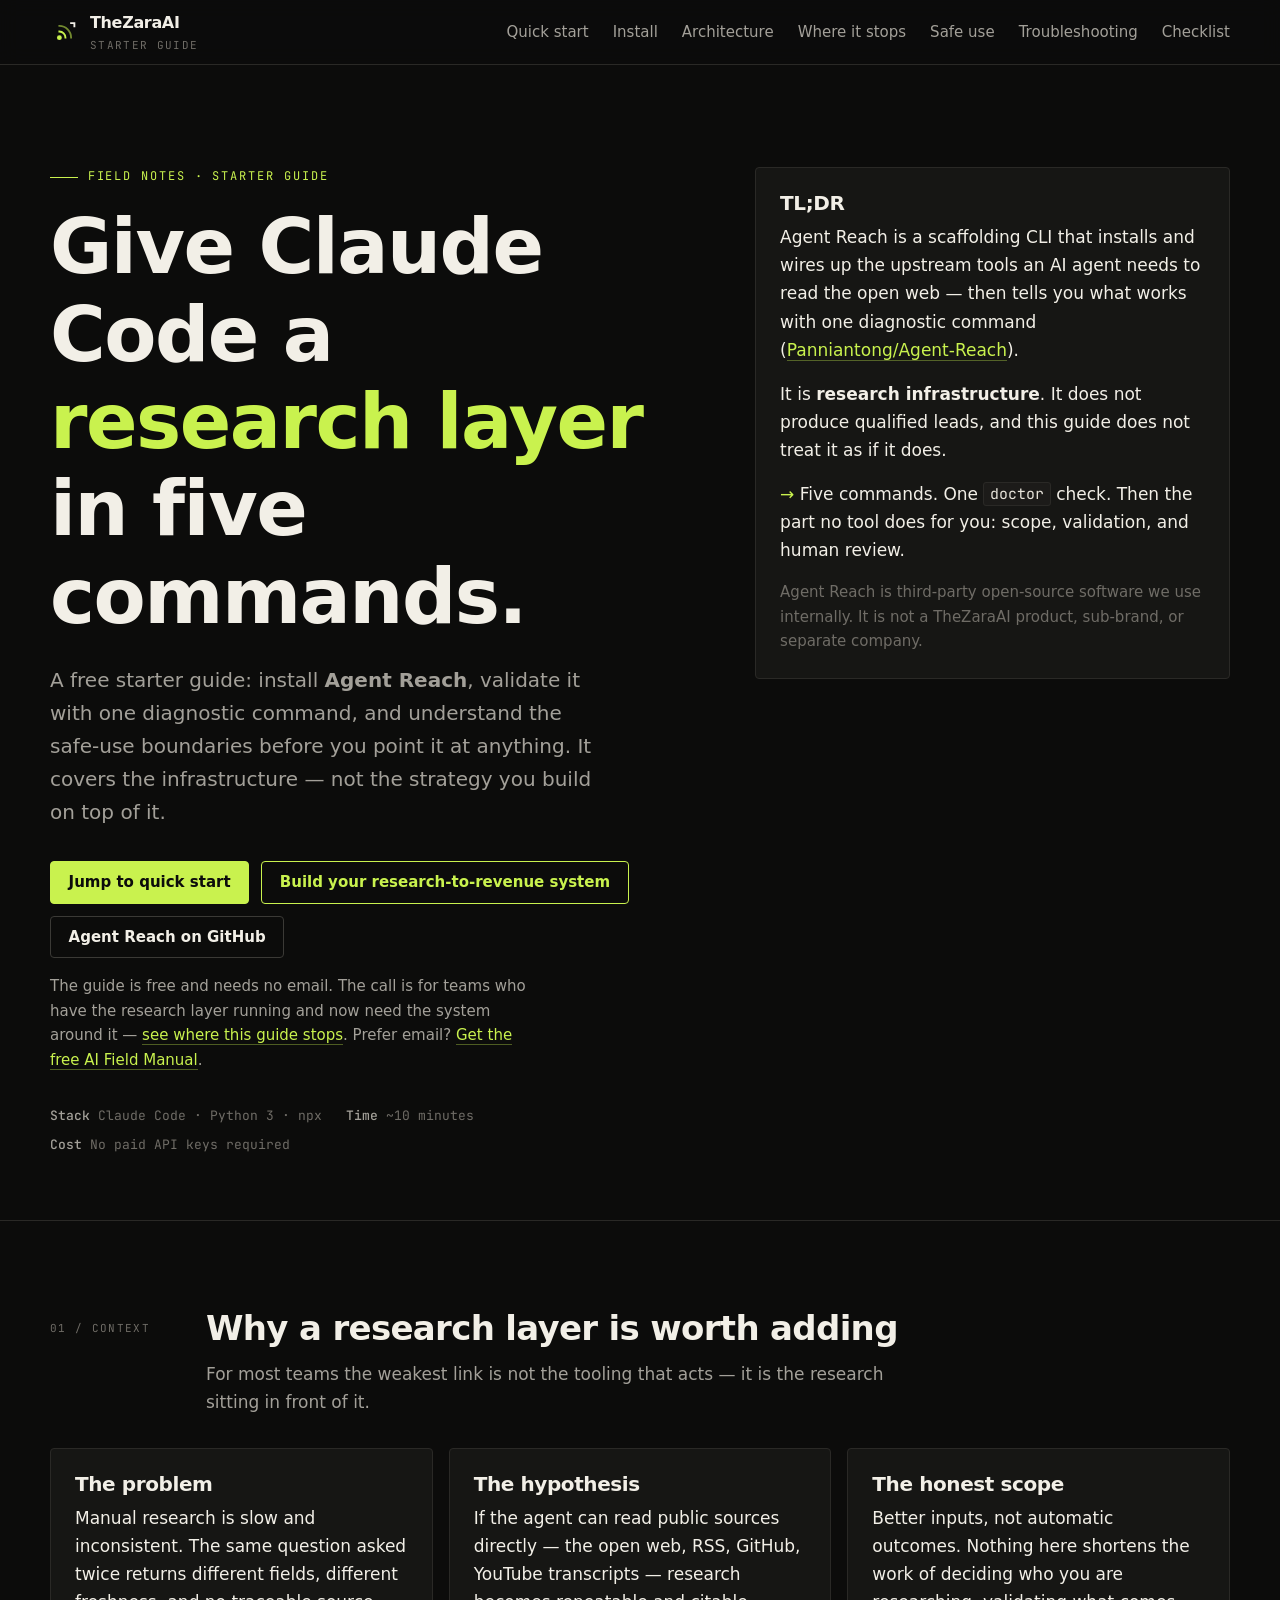
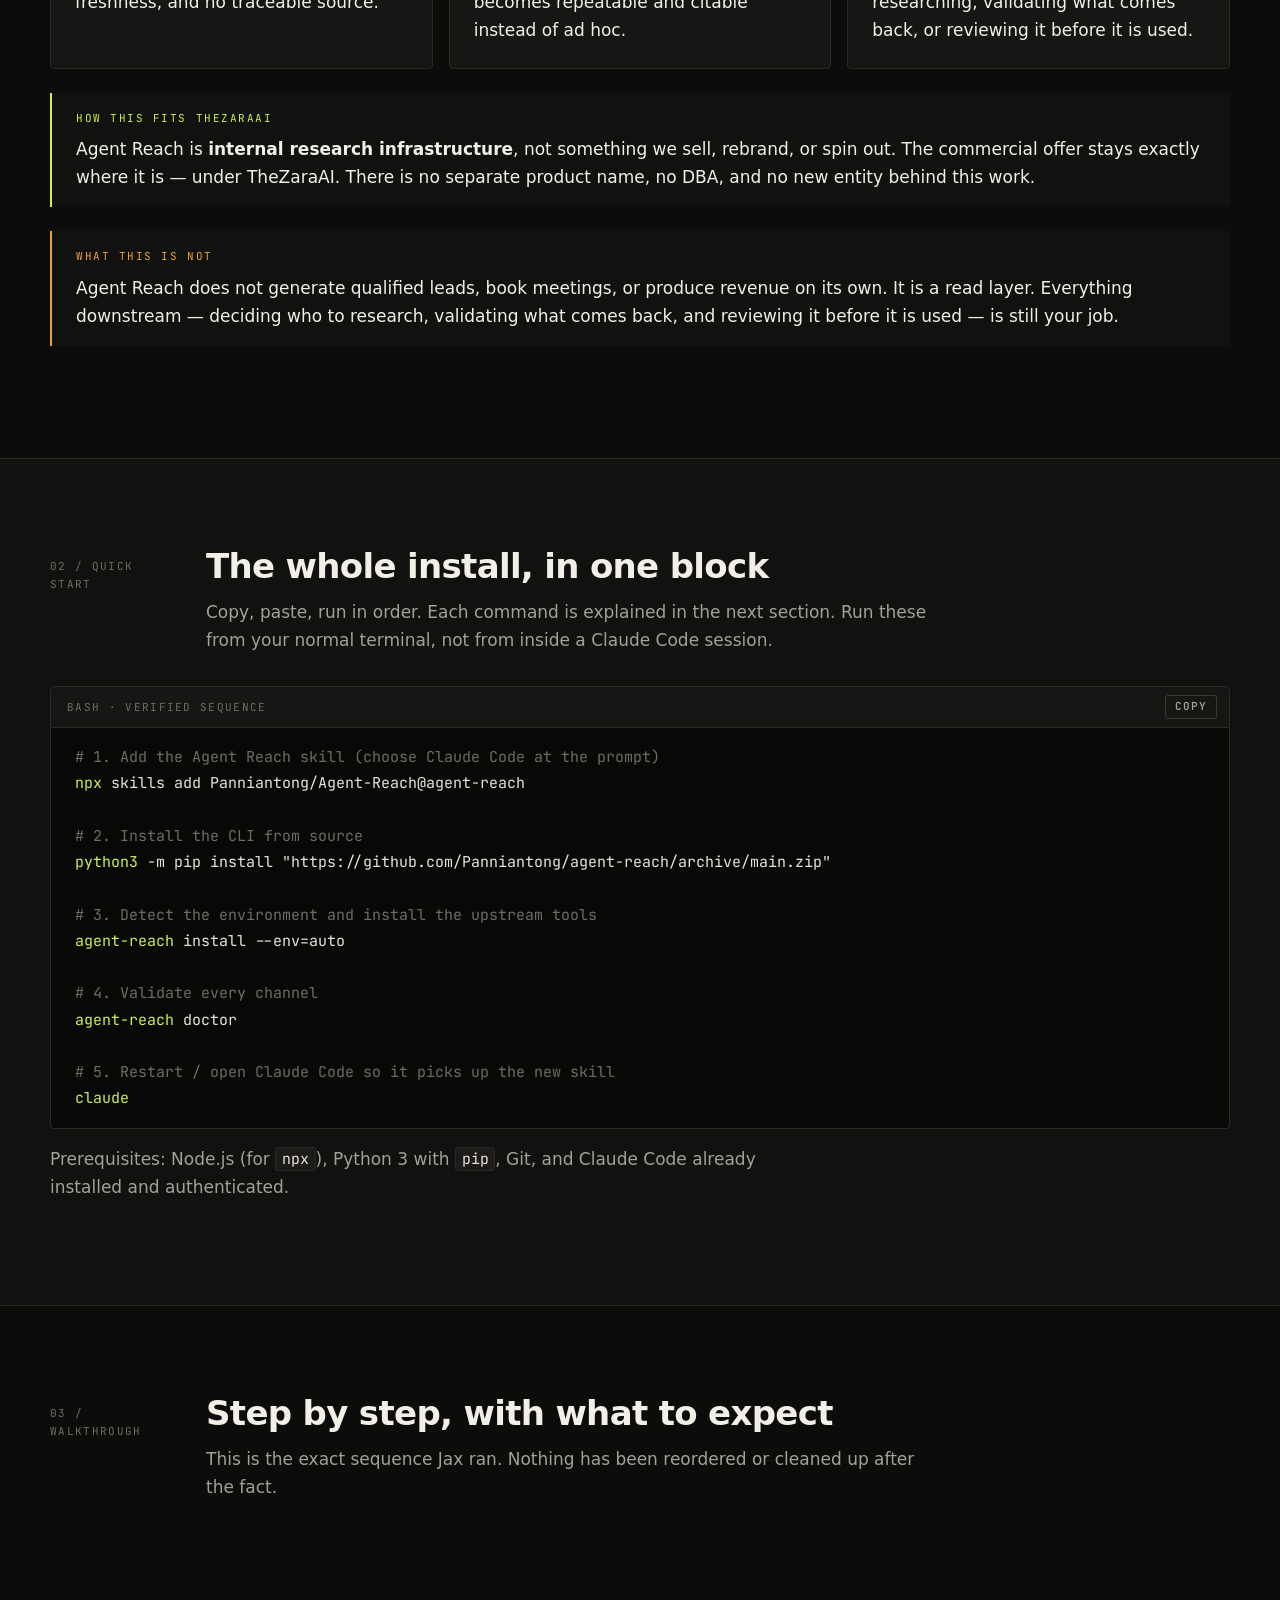
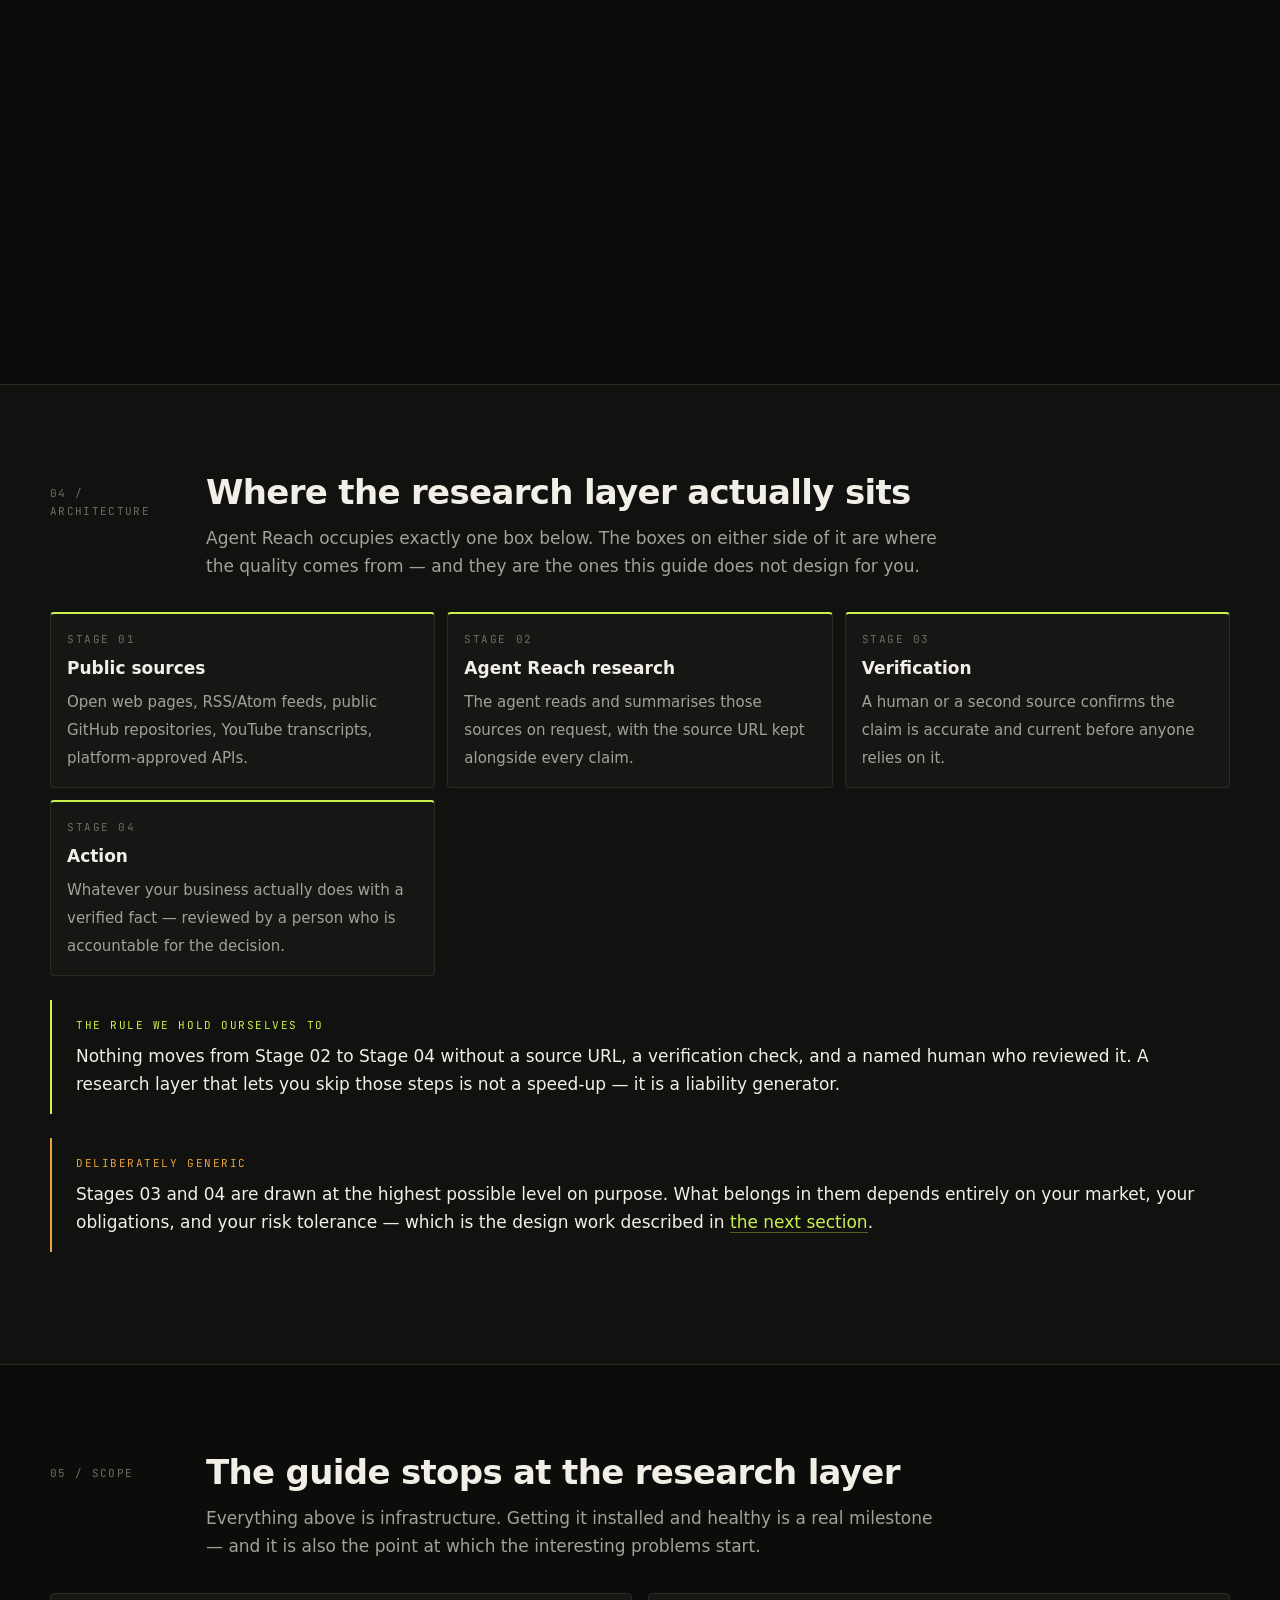
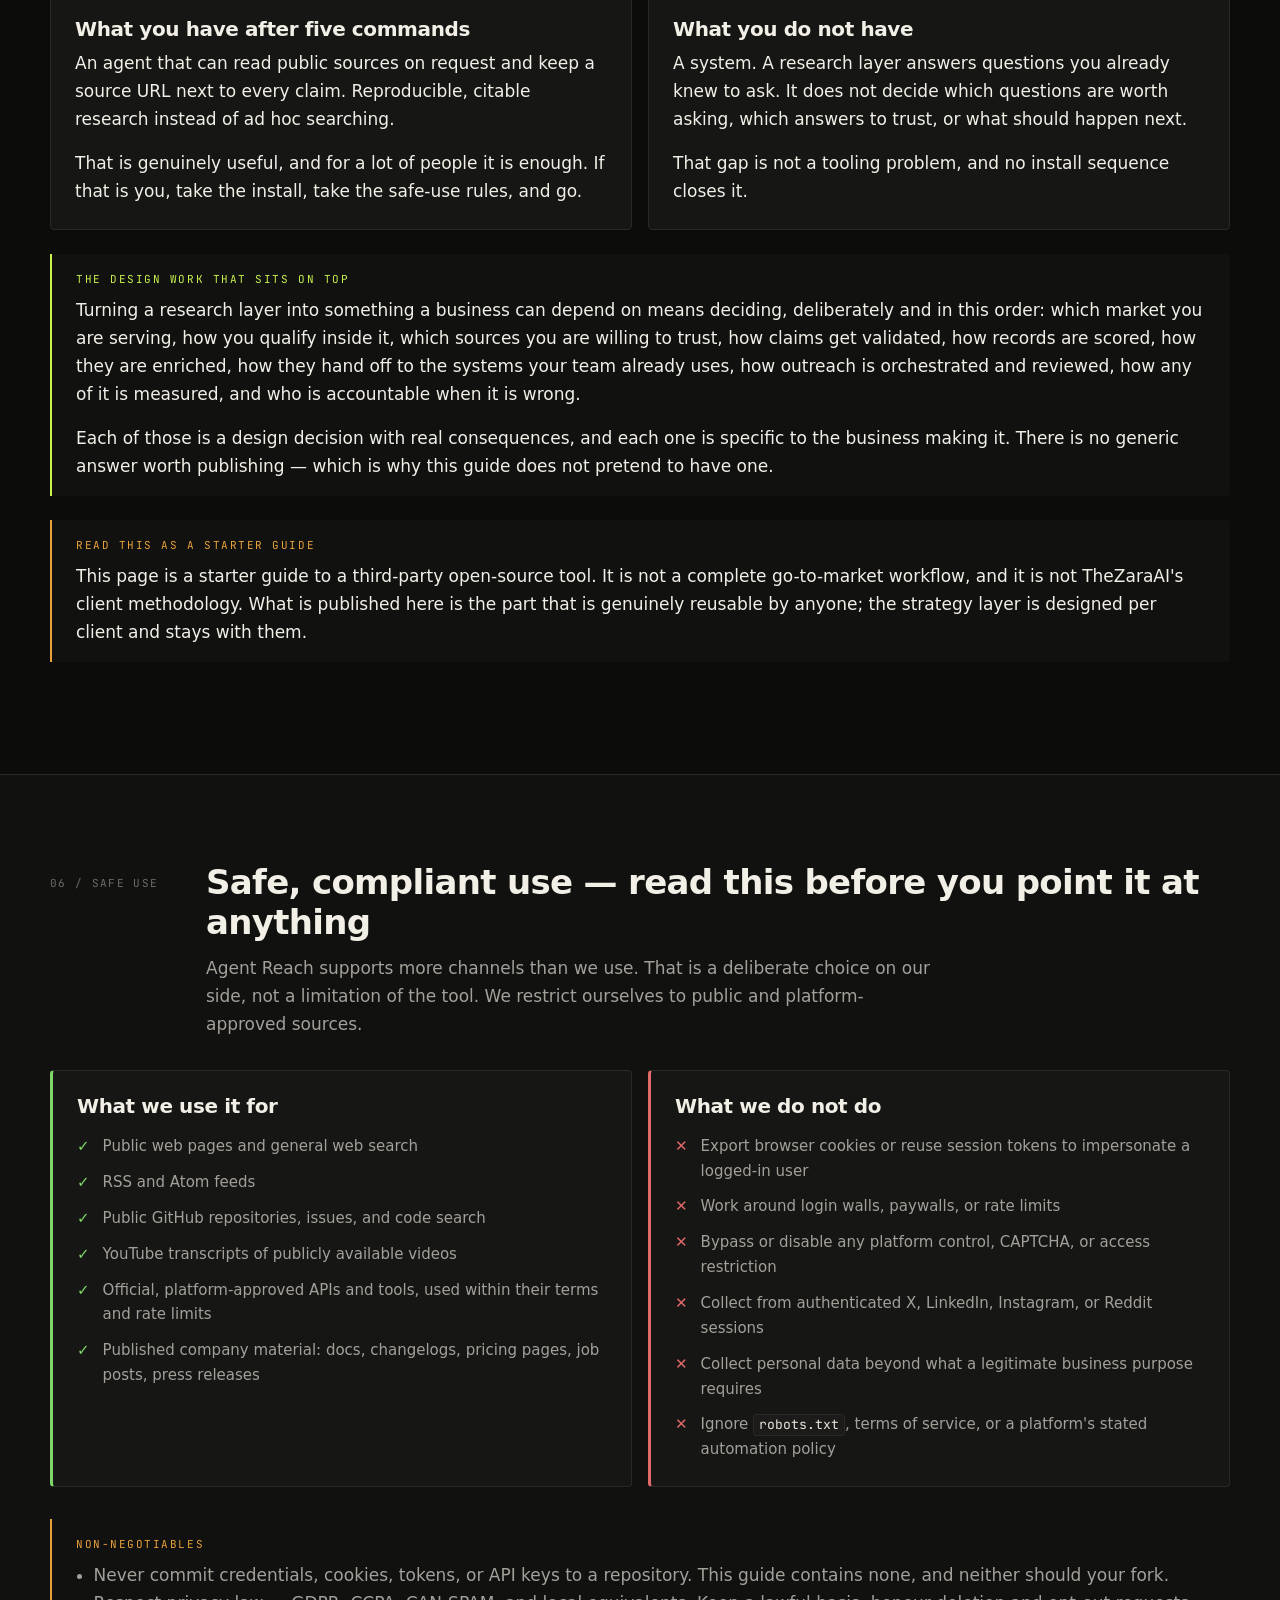
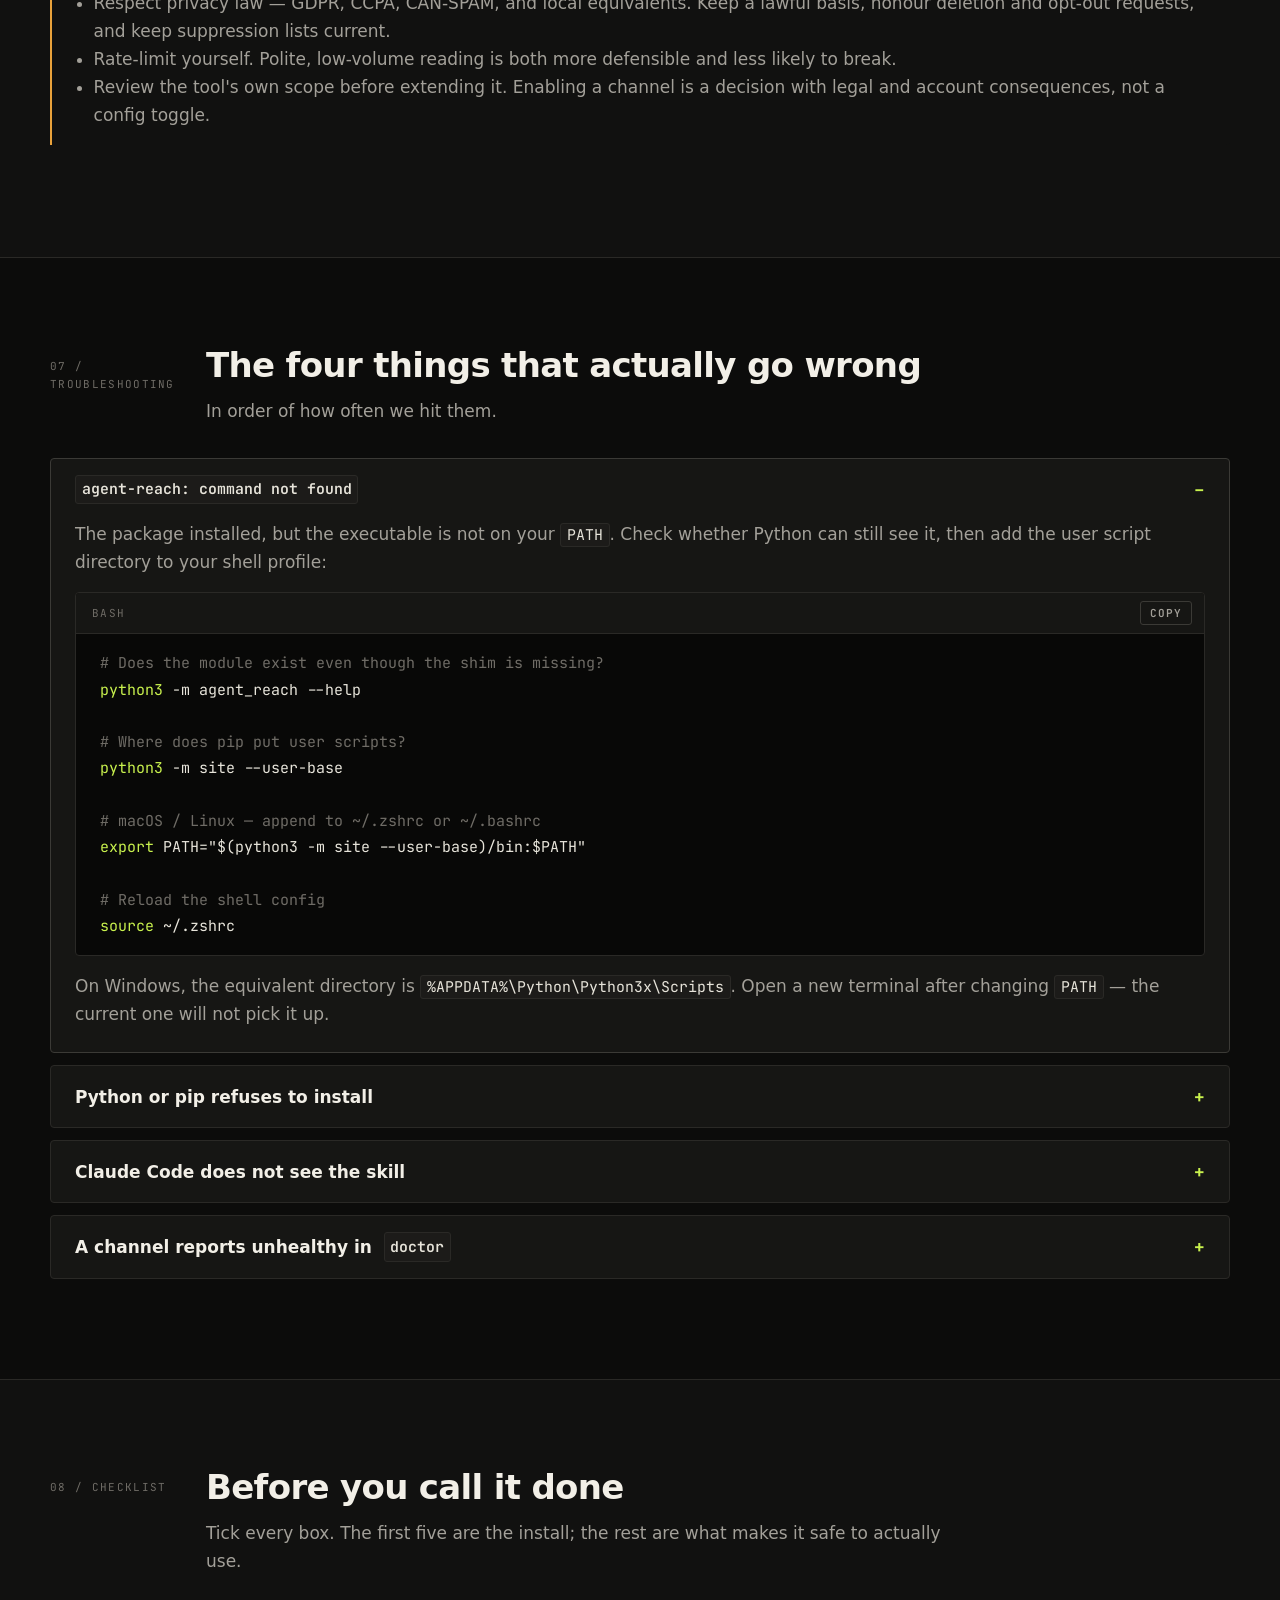
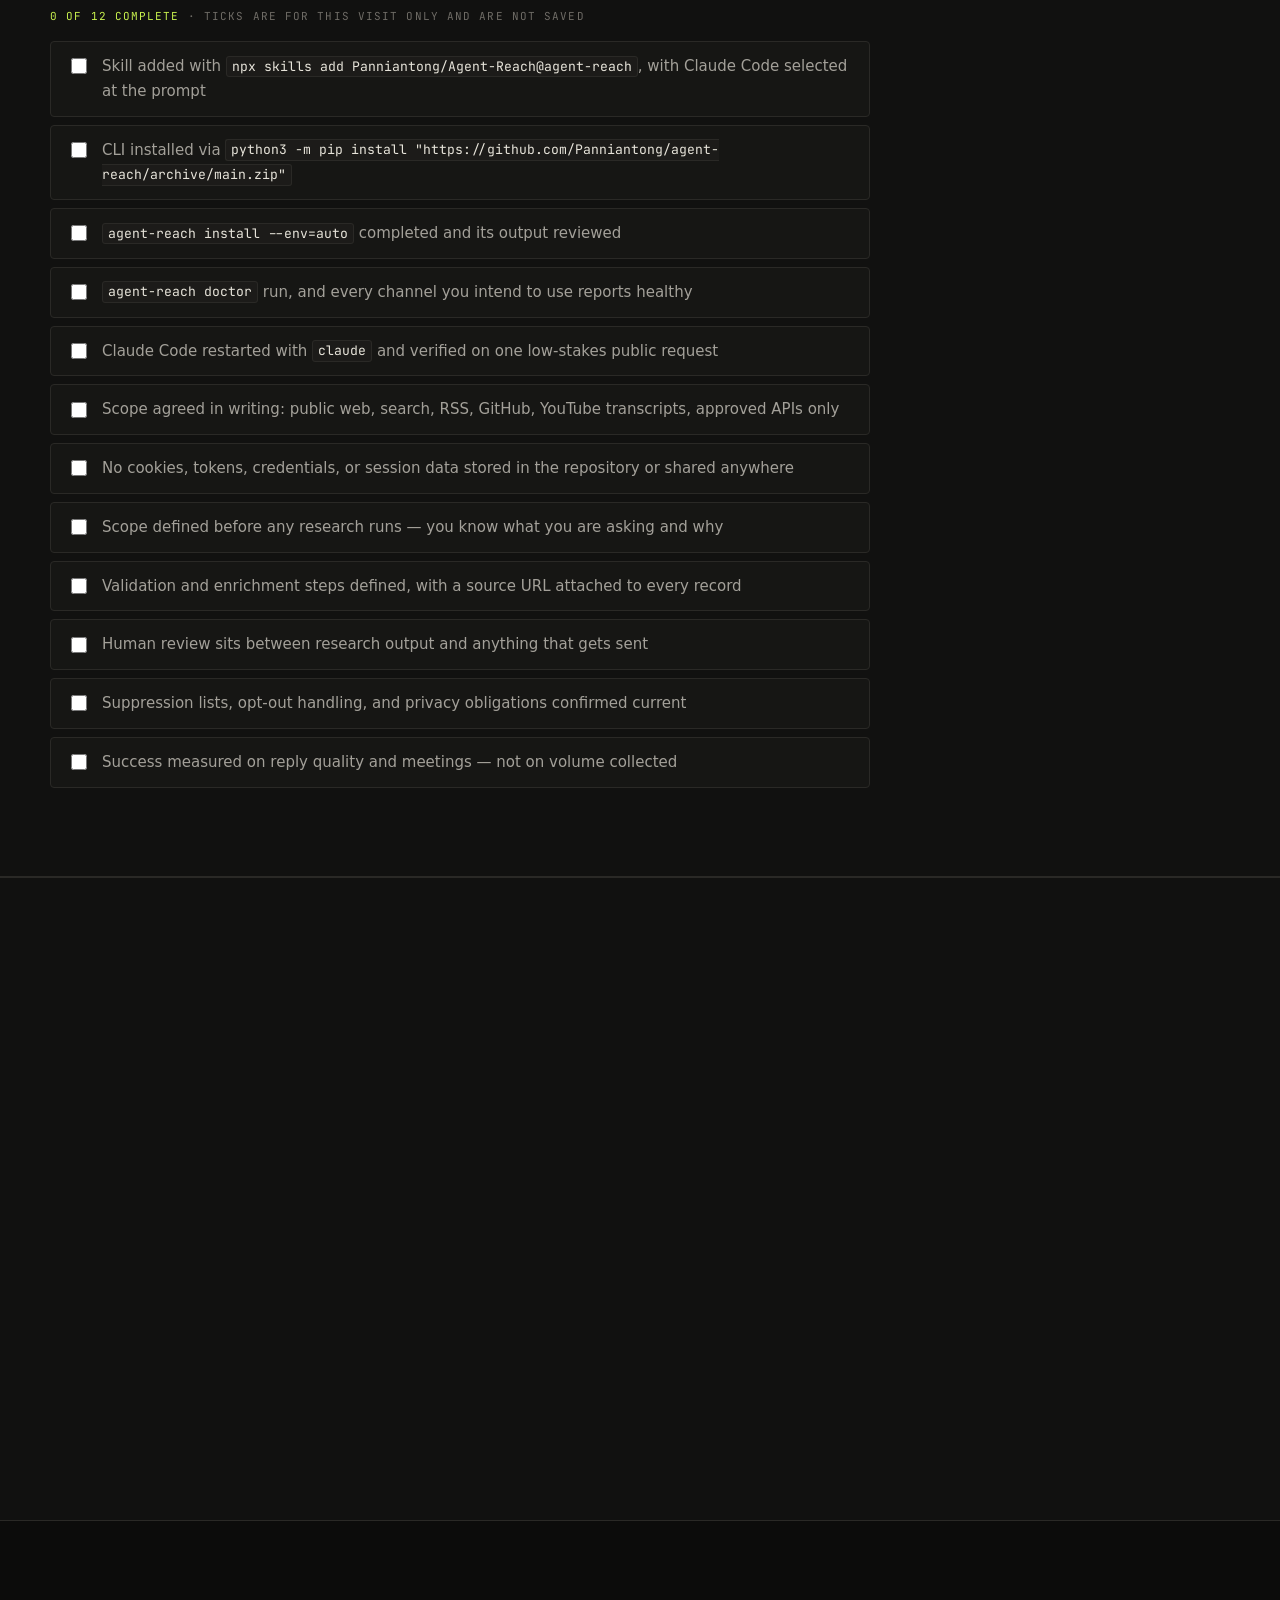
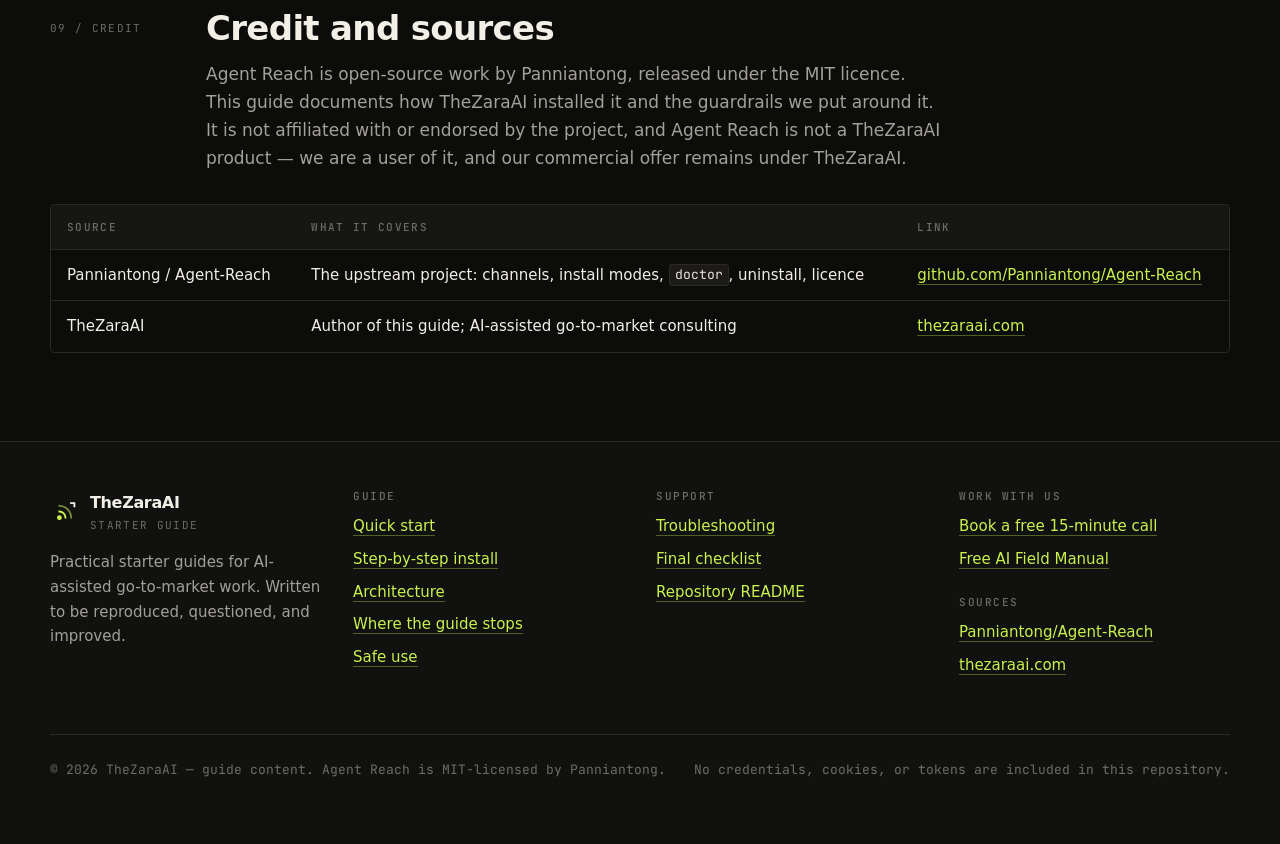
<file: docs/index.html>
<!doctype html>
<html lang="en">
<head>
<meta charset="utf-8">
<meta name="viewport" content="width=device-width, initial-scale=1">
<title>TheZaraAI — Guides</title>
<meta name="robots" content="noindex">
<meta http-equiv="refresh" content="0; url=agent-reach/">
<link rel="canonical" href="https://thezaraai.github.io/TheZaraAI/agent-reach/">
</head>
<body>
<p>Redirecting to the <a href="agent-reach/">Agent Reach for Claude Code guide</a>.</p>
</body>
</html>
</file>
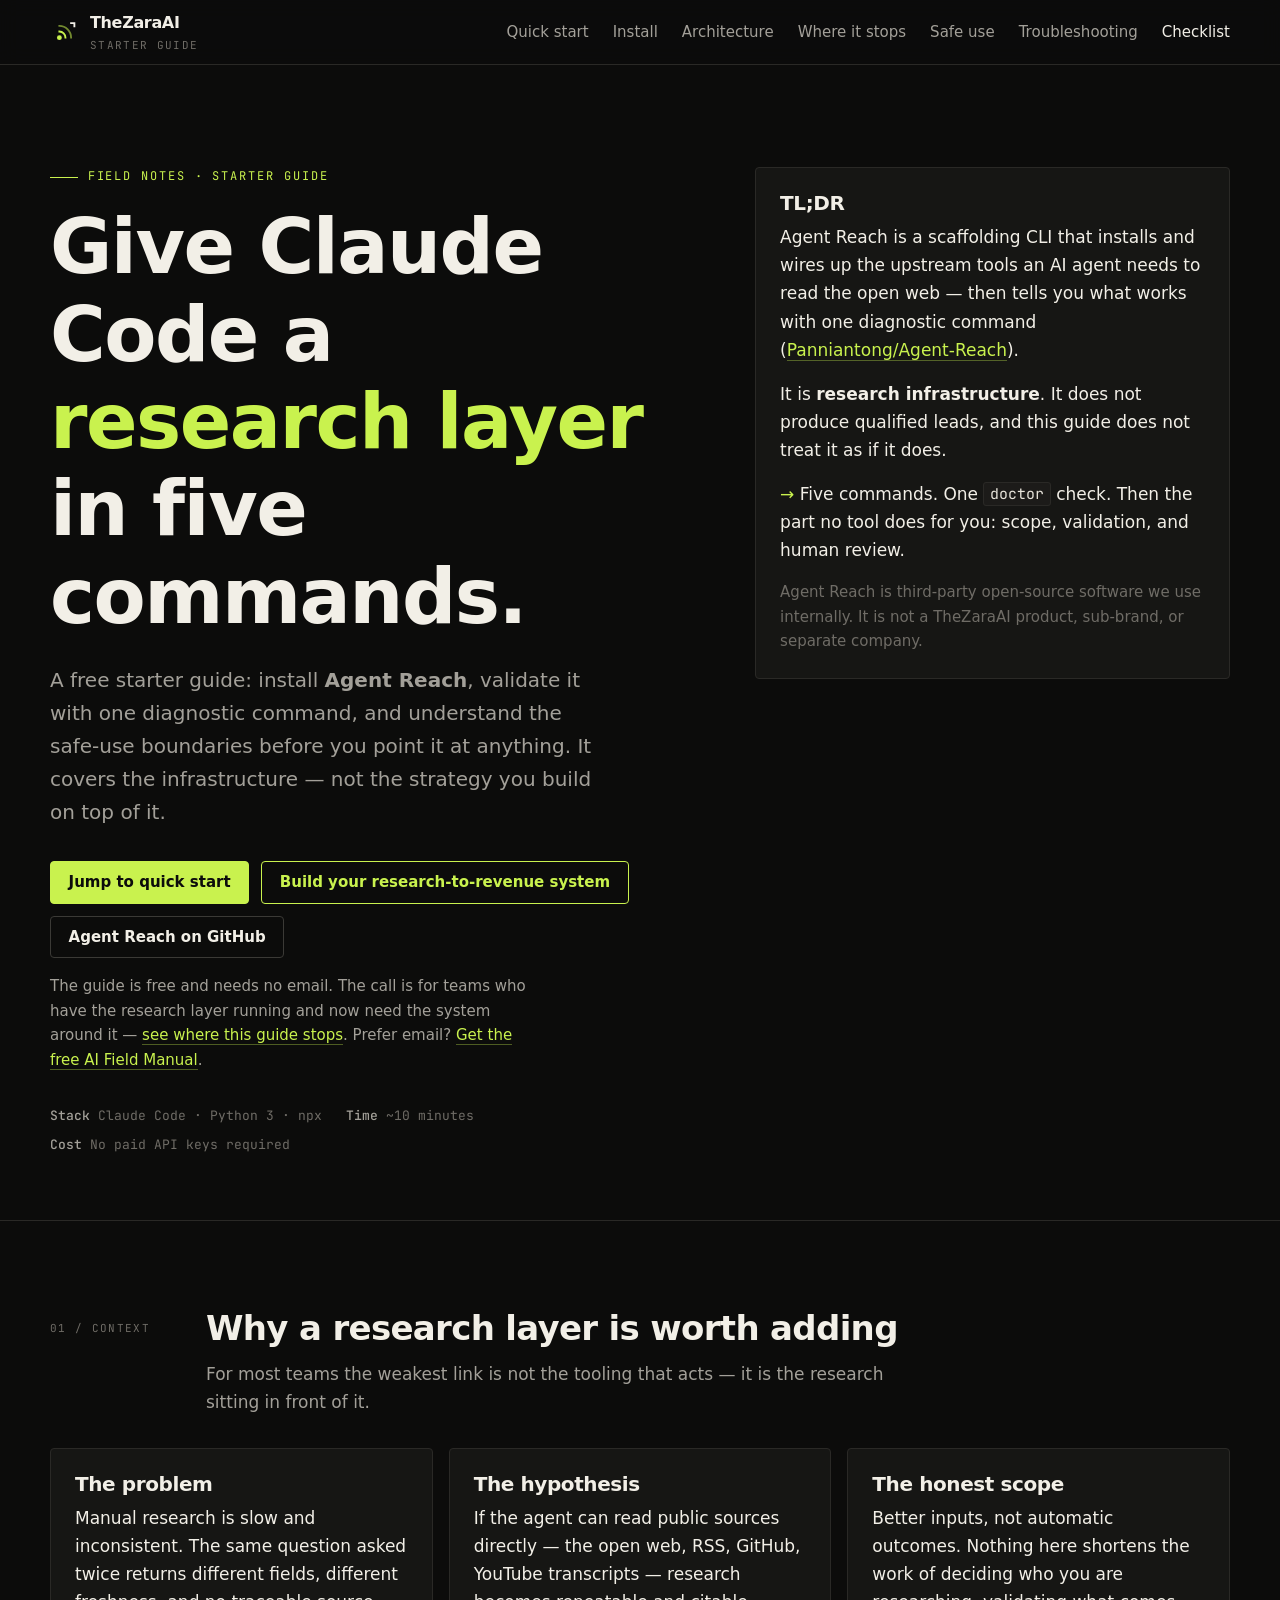
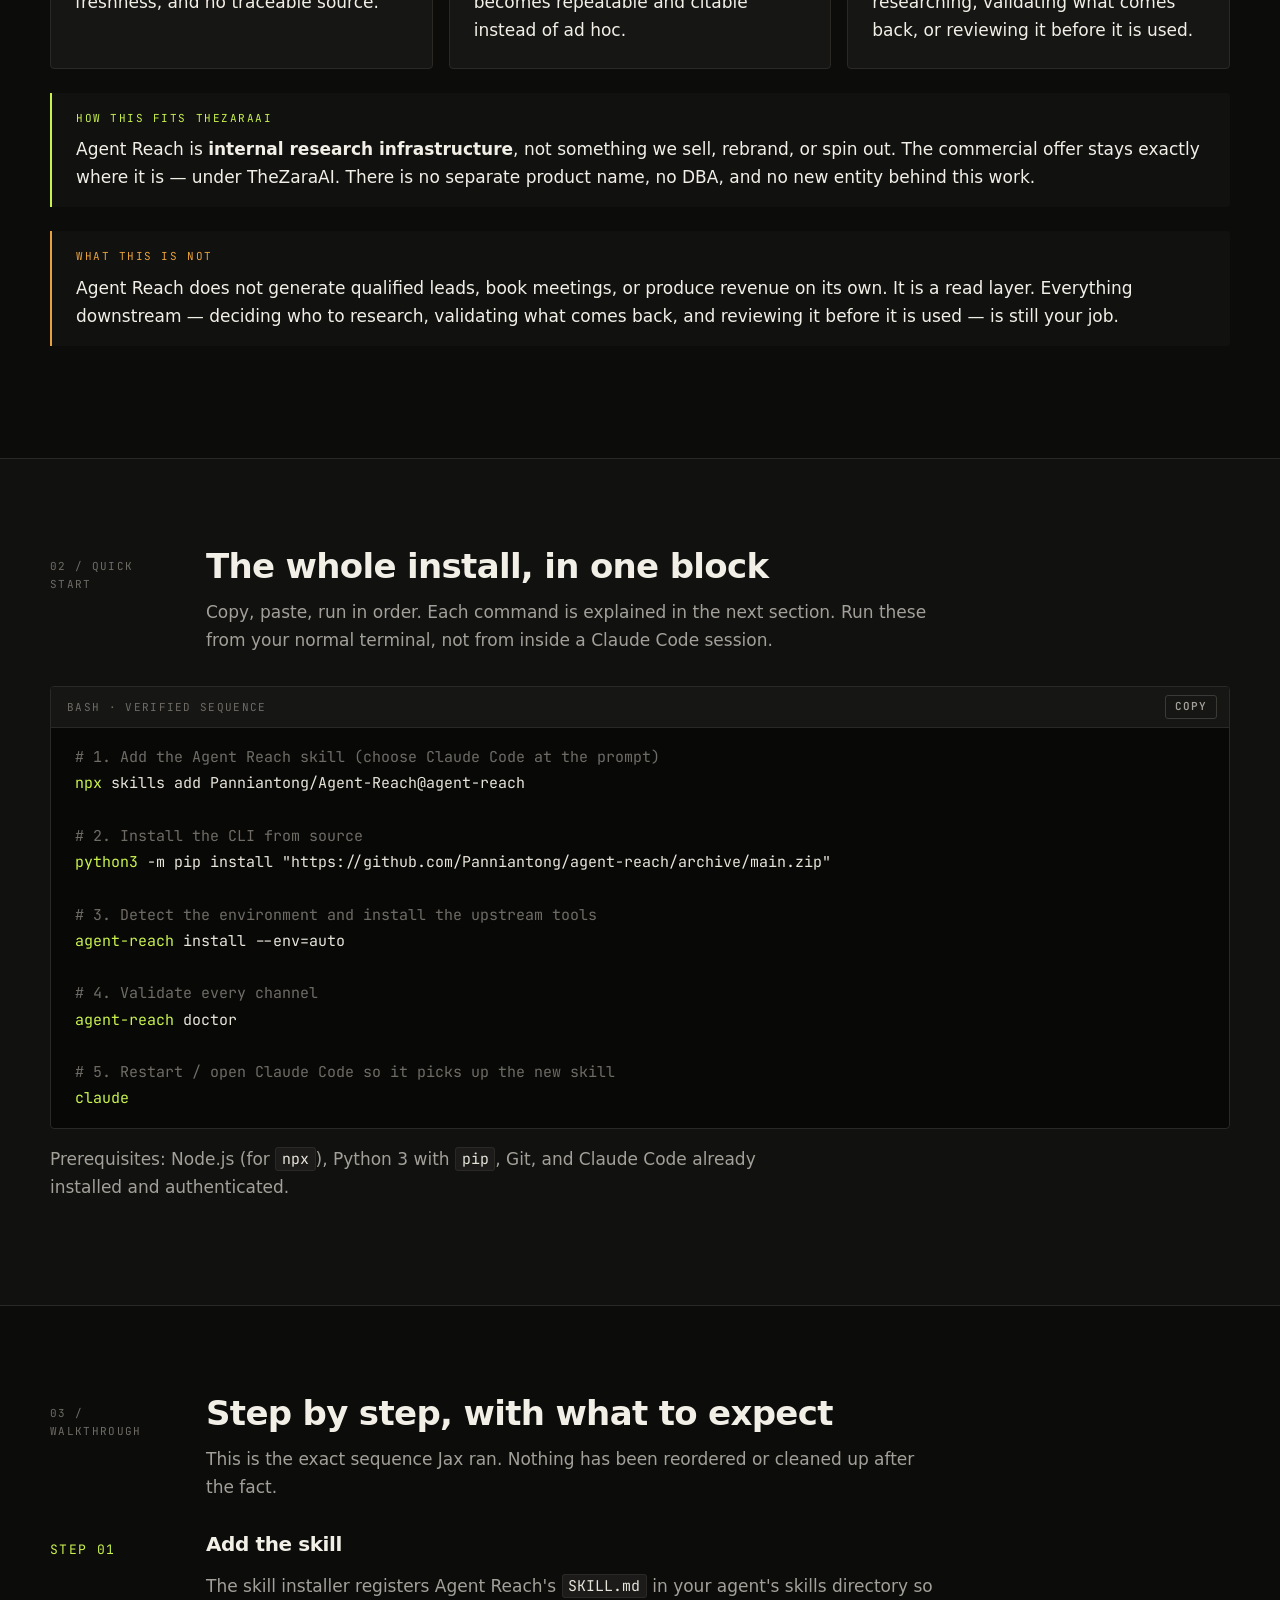
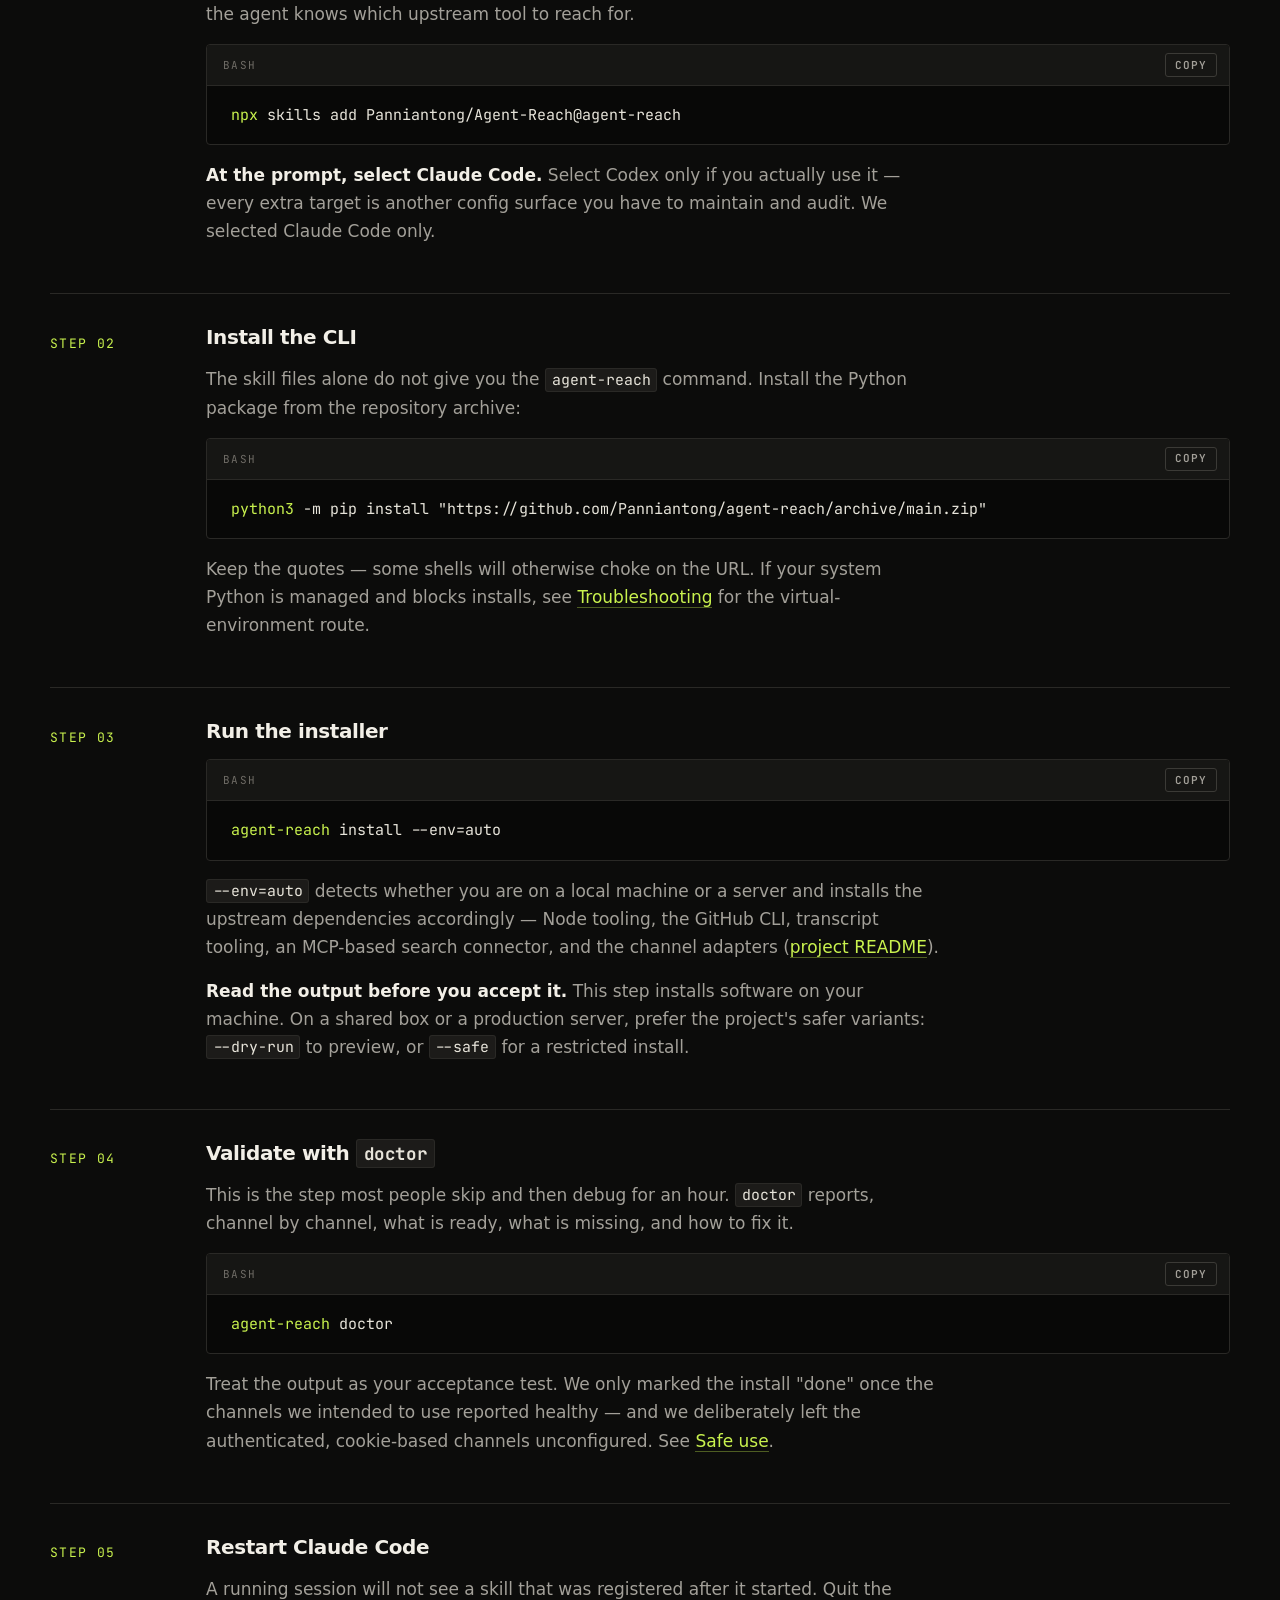
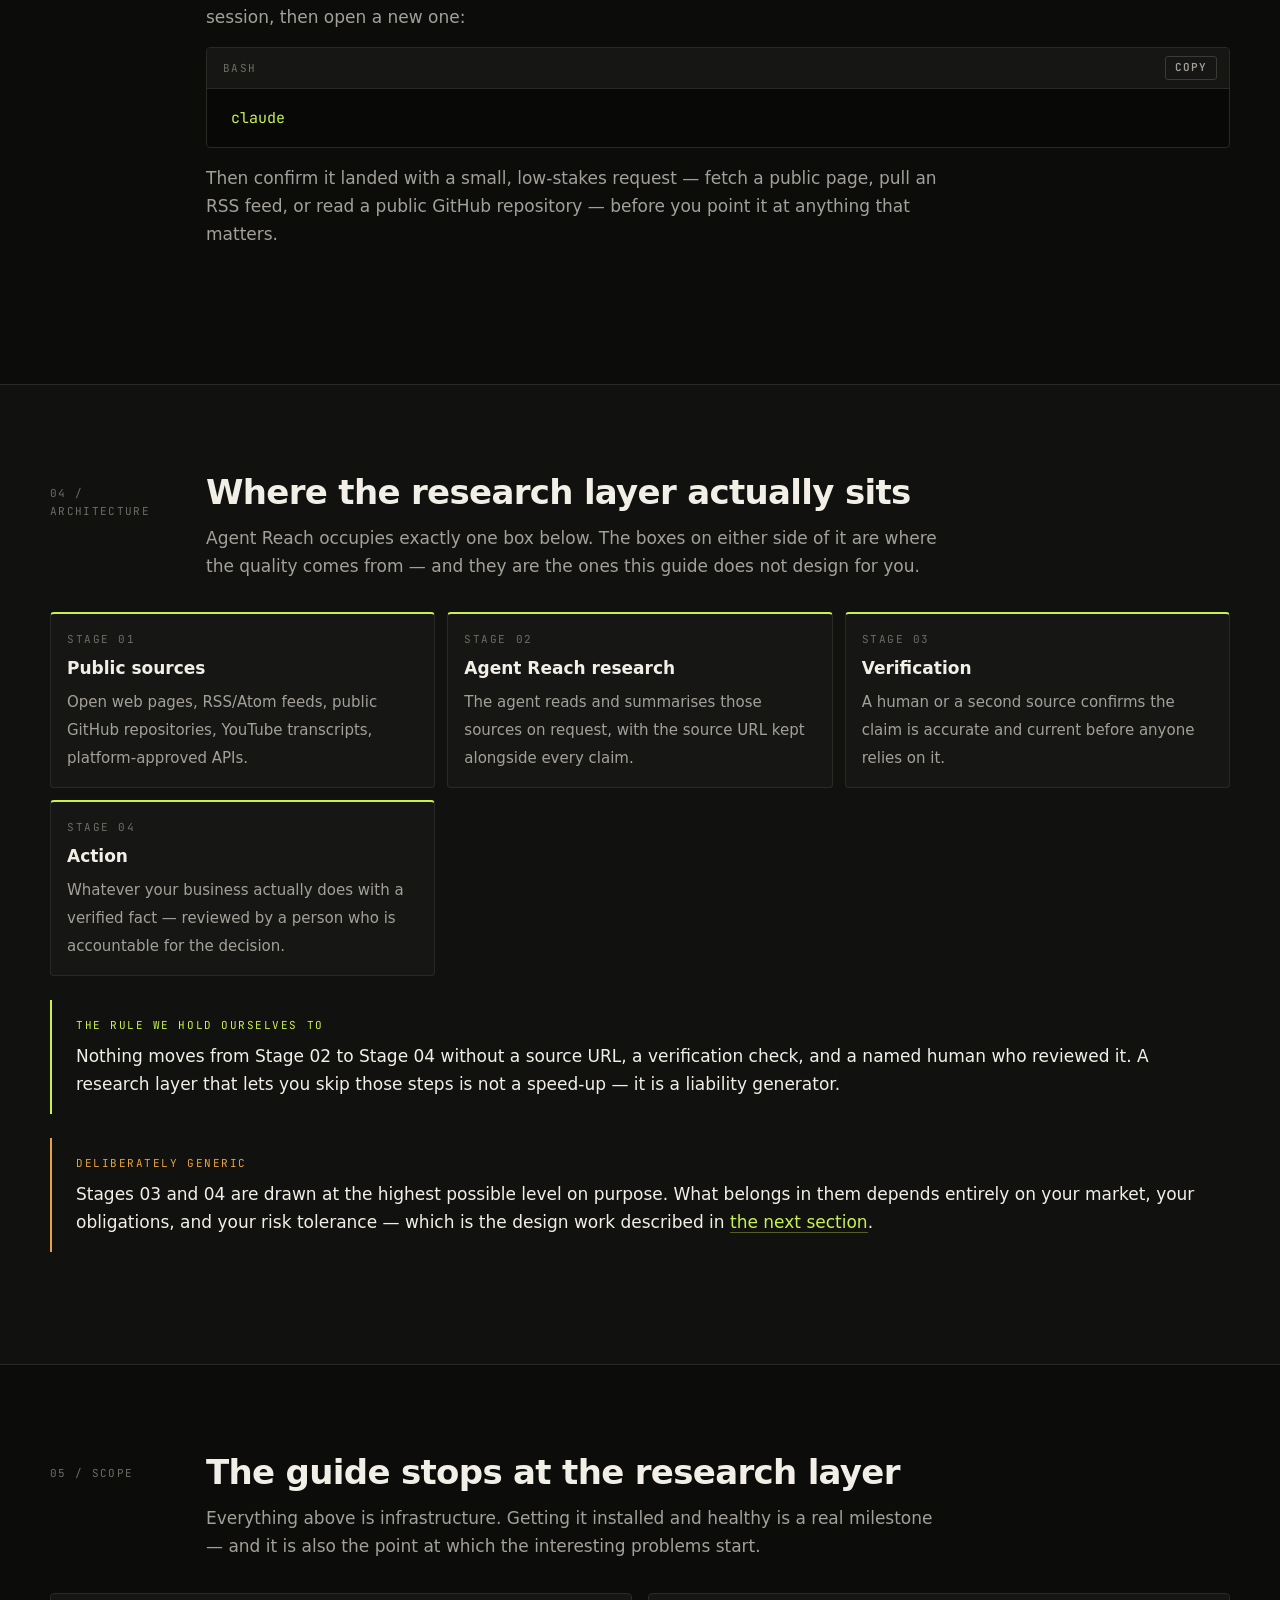
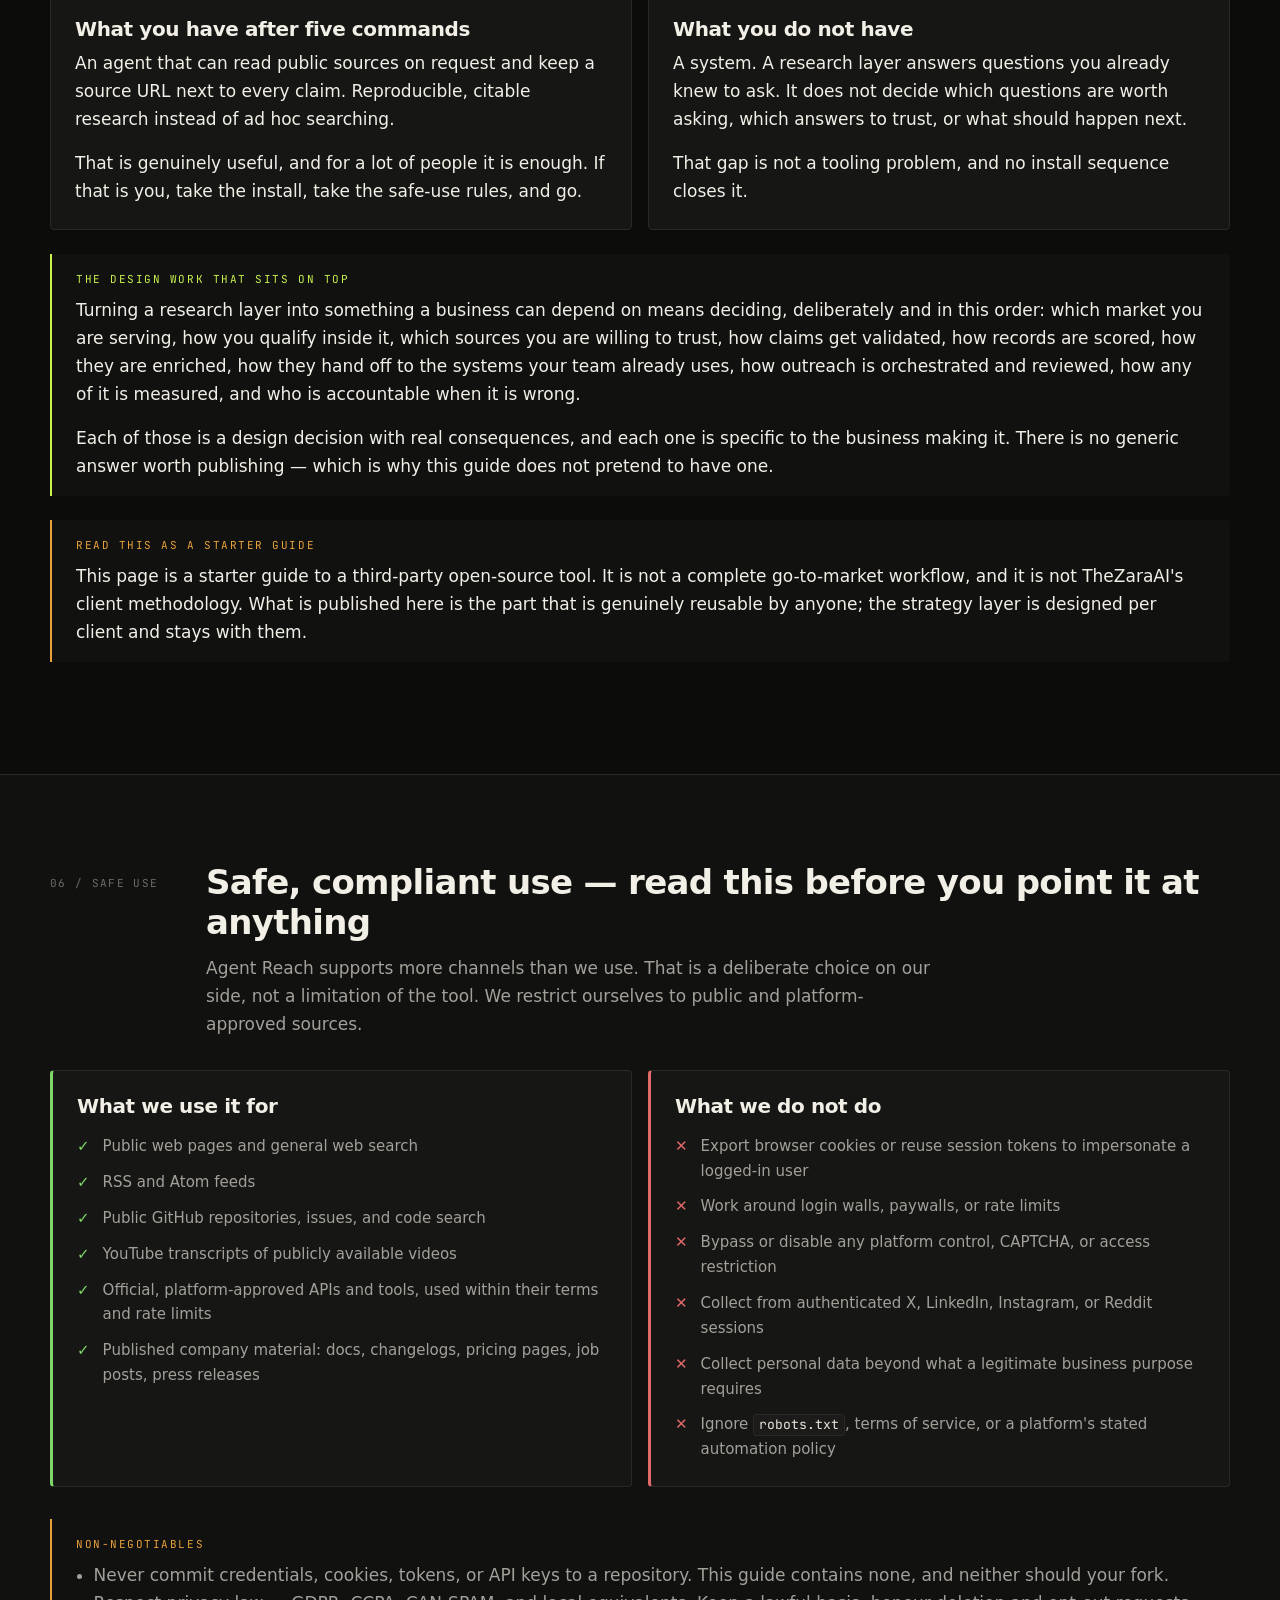
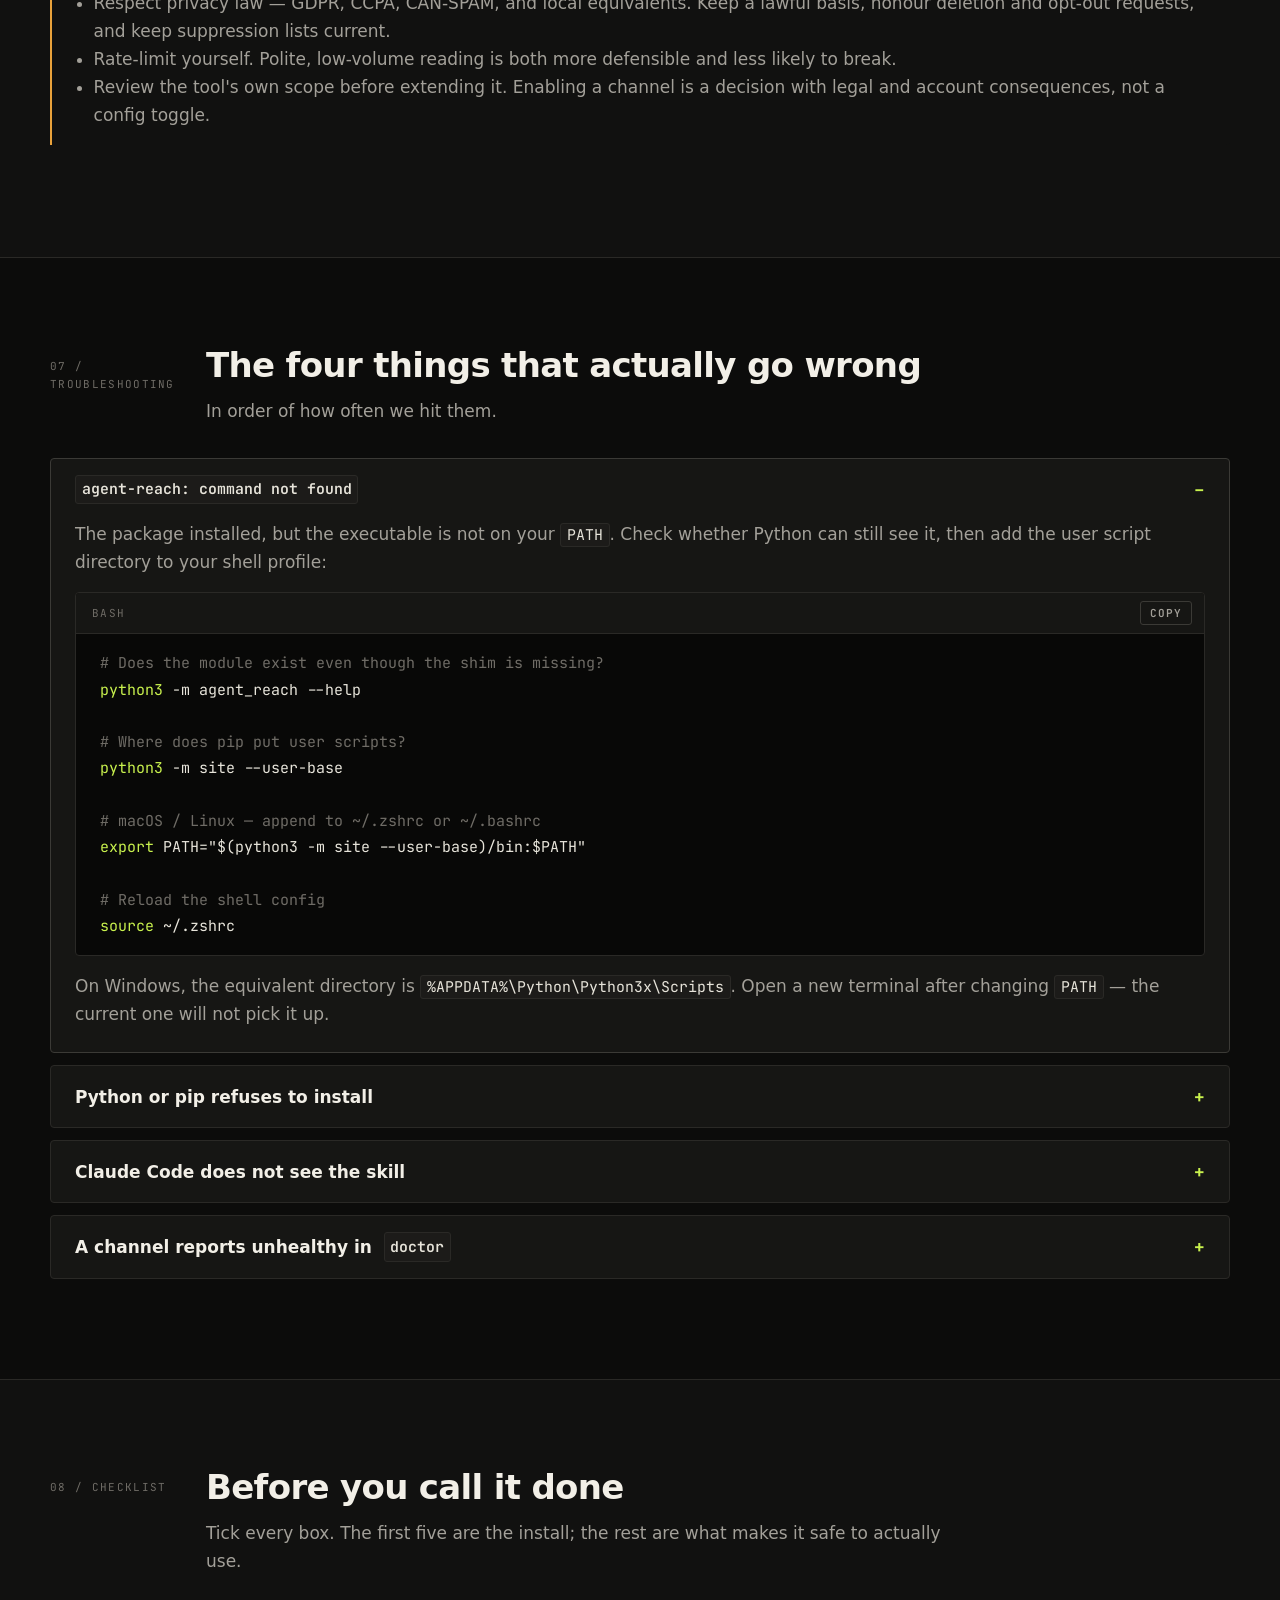
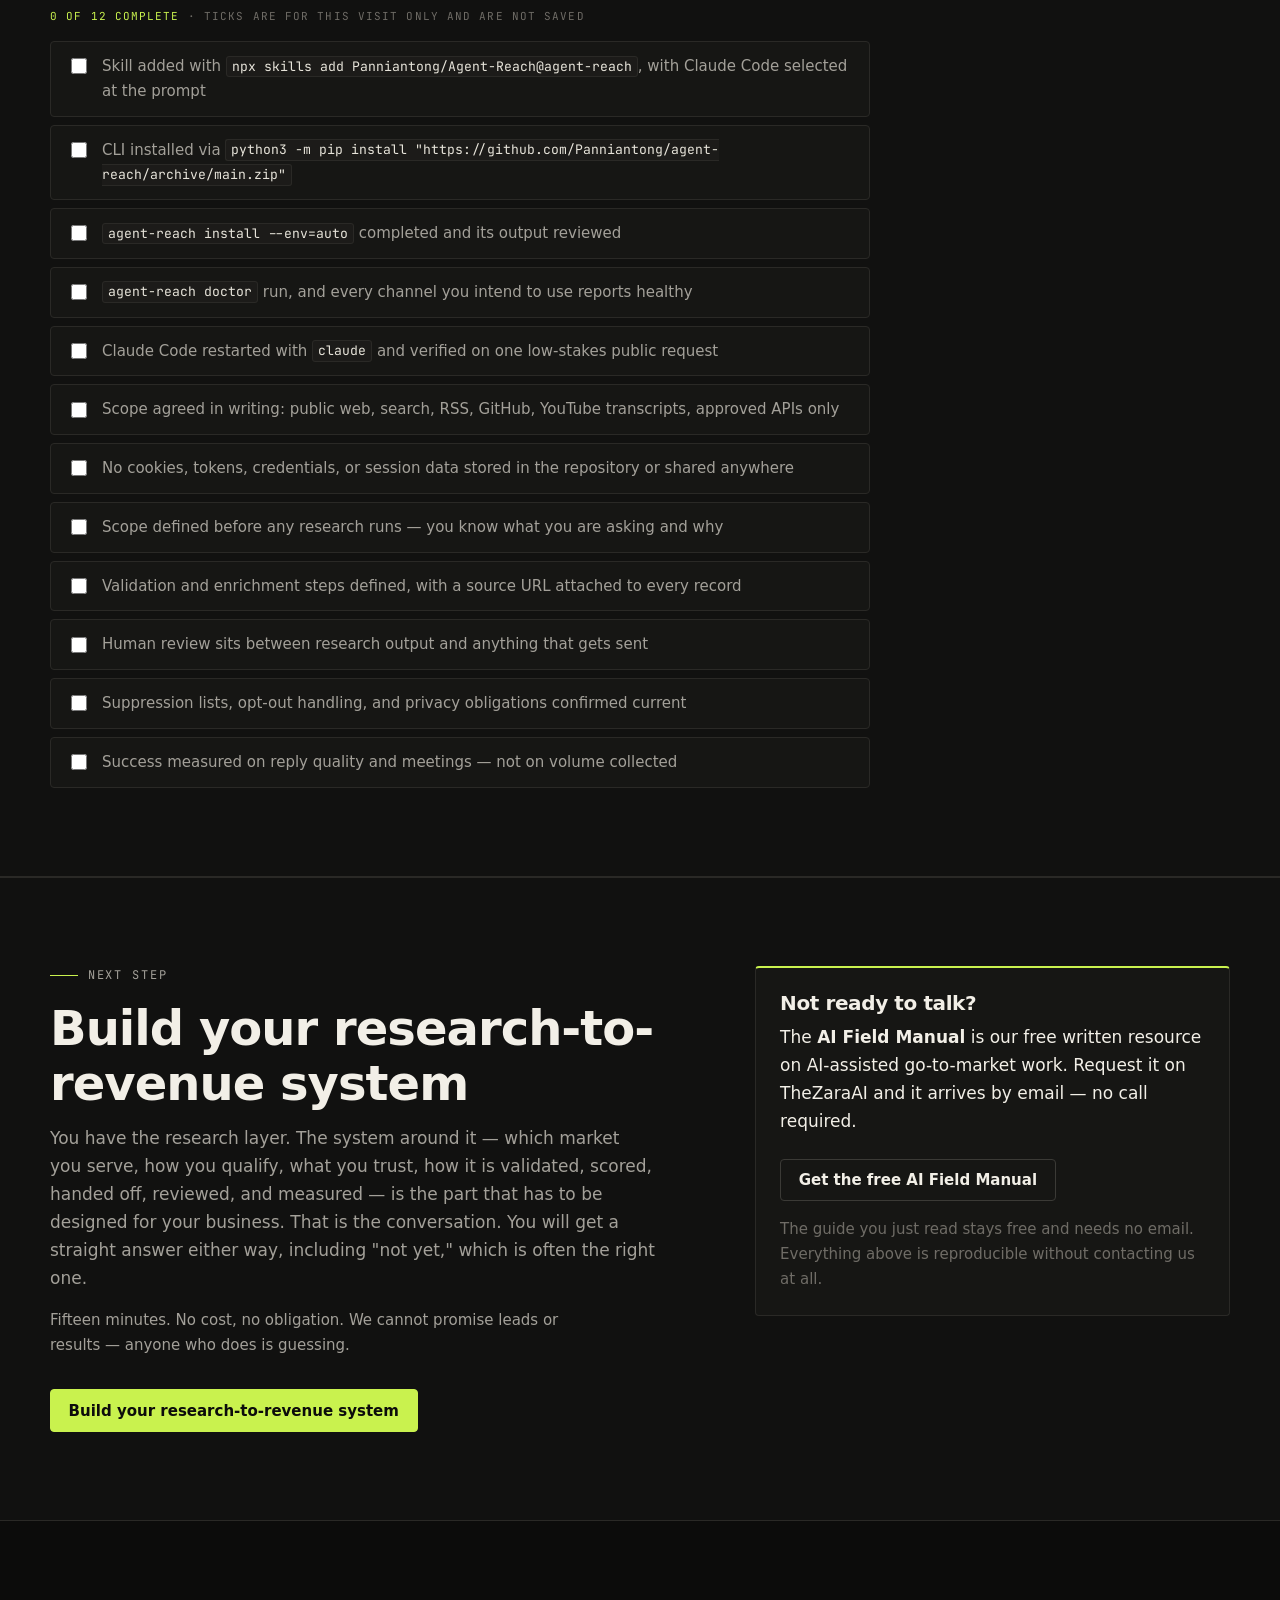
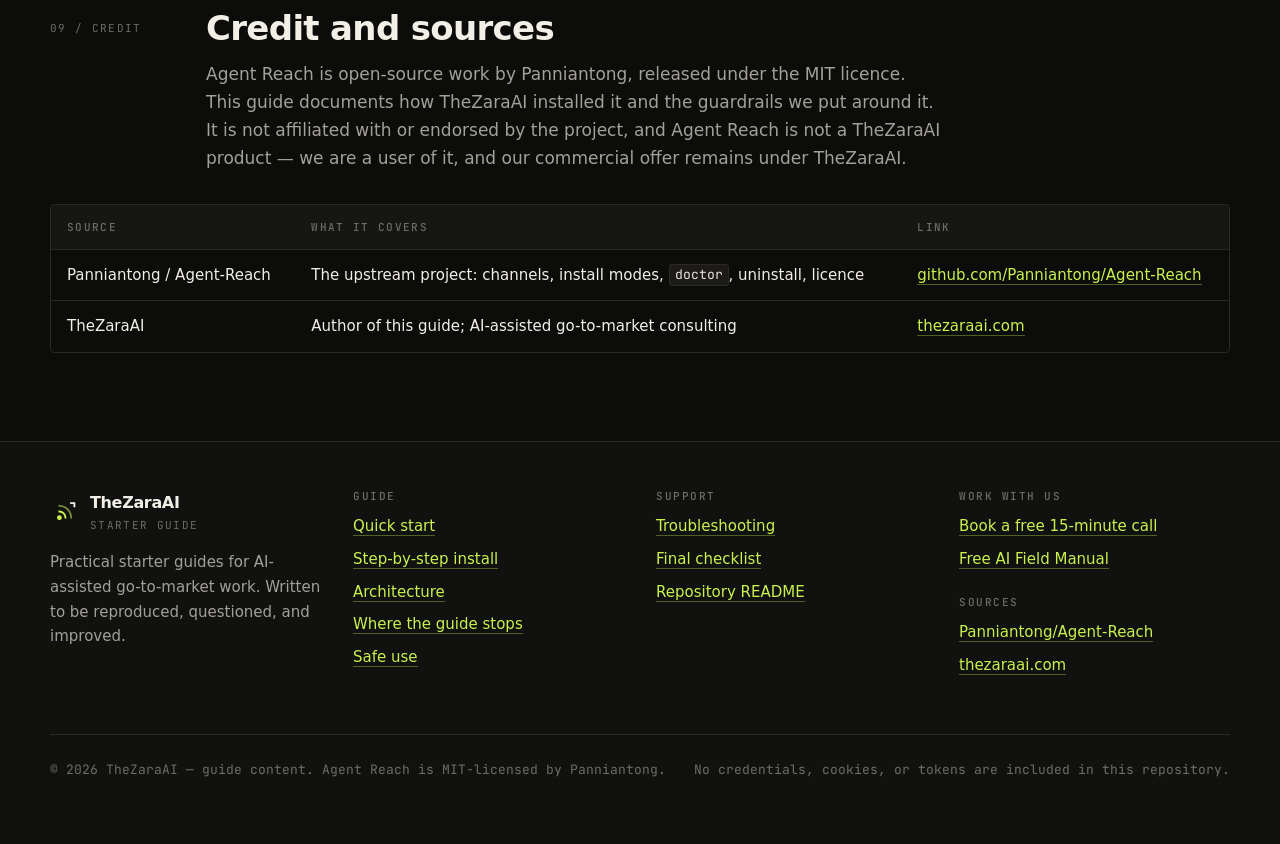
<file: docs/agent-reach/index.html>
<!doctype html>
<html lang="en">
<head>
<meta charset="utf-8">
<meta name="viewport" content="width=device-width, initial-scale=1">
<title>Agent Reach for Claude Code — Starter Guide | TheZaraAI</title>
<meta name="description" content="A free starter guide to Agent Reach for Claude Code: the five install commands, a doctor validation pass, what the research layer does and does not do, safe-use boundaries, and troubleshooting.">
<meta name="author" content="Jax — TheZaraAI">
<meta name="theme-color" content="#0C0C0B">
<link rel="canonical" href="https://thezaraai.github.io/TheZaraAI/agent-reach/">

<meta property="og:type" content="article">
<meta property="og:title" content="Agent Reach for Claude Code — Starter Guide">
<meta property="og:description" content="Five install commands, a doctor validation pass, the safe-use boundaries, and an honest account of where the research layer ends and system design begins.">
<meta property="og:url" content="https://thezaraai.github.io/TheZaraAI/agent-reach/">
<meta property="og:image" content="https://thezaraai.github.io/TheZaraAI/agent-reach/assets/img/mark.svg">
<meta name="twitter:card" content="summary">

<link rel="icon" href="assets/img/mark.svg" type="image/svg+xml">
<link rel="preconnect" href="https://api.fontshare.com" crossorigin>
<link rel="preconnect" href="https://fonts.gstatic.com" crossorigin>
<link rel="stylesheet" href="https://api.fontshare.com/v2/css?f[]=cabinet-grotesk@700,800&f[]=general-sans@400,500,600&display=swap">
<link rel="stylesheet" href="https://fonts.googleapis.com/css2?family=JetBrains+Mono:wght@400;600&display=swap">
<link rel="stylesheet" href="assets/css/styles.css">

<script type="application/ld+json">
{
  "@context": "https://schema.org",
  "@type": "TechArticle",
  "headline": "Agent Reach for Claude Code — Starter Guide",
  "description": "A free starter guide to installing and validating Agent Reach for Claude Code, with safe-use boundaries and troubleshooting.",
  "author": { "@type": "Organization", "name": "TheZaraAI", "url": "https://thezaraai.com" },
  "publisher": { "@type": "Organization", "name": "TheZaraAI", "url": "https://thezaraai.com" },
  "about": "Agent Reach, Claude Code, AI research tooling",
  "citation": "https://github.com/Panniantong/Agent-Reach"
}
</script>
</head>
<body>
<a class="skip-link" href="#main">Skip to content</a>

<header class="site-header">
  <div class="wrap site-header__inner">
    <a class="brand" href="#top" aria-label="TheZaraAI — Agent Reach guide home">
      <svg width="30" height="30" viewBox="0 0 32 32" fill="none" aria-hidden="true">
        <circle cx="10" cy="22" r="2.6" fill="currentColor"/>
        <path d="M10 15.5a6.5 6.5 0 0 1 6.5 6.5" stroke="currentColor" stroke-width="2" stroke-linecap="square"/>
        <path d="M10 9.5A12.5 12.5 0 0 1 22.5 22" stroke="currentColor" stroke-width="2" stroke-linecap="square" opacity=".55"/>
        <path d="M22.5 6.5h3.5V10" stroke="#F2EFE7" stroke-width="2" stroke-linecap="square"/>
      </svg>
      <span>TheZaraAI<small>Starter guide</small></span>
    </a>
    <button class="nav-toggle" id="navToggle" aria-expanded="false" aria-controls="siteNav">Menu</button>
    <nav class="site-nav" id="siteNav" aria-label="Section navigation">
      <a href="#quickstart">Quick start</a>
      <a href="#install">Install</a>
      <a href="#architecture">Architecture</a>
      <a href="#scope">Where it stops</a>
      <a href="#safety">Safe use</a>
      <a href="#troubleshooting">Troubleshooting</a>
      <a href="#checklist">Checklist</a>
    </nav>
  </div>
</header>

<main id="main">
  <!-- ============ HERO ============ -->
  <section class="hero" id="top">
    <div class="wrap hero__grid">
      <div>
        <p class="eyebrow">Field notes · Starter guide</p>
        <h1>Give Claude Code a <em>research layer</em> in five commands.</h1>
        <p class="hero__lede">
          A free starter guide: install <strong>Agent Reach</strong>, validate it with one diagnostic
          command, and understand the safe-use boundaries before you point it at anything. It covers
          the infrastructure — not the strategy you build on top of it.
        </p>
        <div class="btn-row">
          <a class="btn btn--primary" href="#quickstart">Jump to quick start</a>
          <a class="btn btn--cta" href="https://calendly.com/thezaraai/discovery-call?utm_source=github&amp;utm_medium=agent_reach_guide&amp;utm_campaign=agent_reach_guide" target="_blank" rel="noopener noreferrer">Build your research-to-revenue system<span class="u-sr-only"> (opens in a new tab)</span></a>
          <a class="btn" href="https://github.com/Panniantong/Agent-Reach" rel="noopener">Agent Reach on GitHub</a>
        </div>
        <p class="hero__cta-note">
          The guide is free and needs no email. The call is for teams who have the research layer
          running and now need the system around it — <a href="#scope">see where this guide stops</a>.
          Prefer email? <a href="https://thezaraai.com/?utm_source=github&amp;utm_medium=agent_reach_guide&amp;utm_campaign=agent_reach_guide#handbook" target="_blank" rel="noopener noreferrer">Get the free AI Field Manual<span class="u-sr-only"> (opens in a new tab)</span></a>.
        </p>
        <div class="hero__meta">
          <span><b>Stack</b> Claude Code · Python 3 · npx</span>
          <span><b>Time</b> ~10 minutes</span>
          <span><b>Cost</b> No paid API keys required</span>
        </div>
      </div>

      <aside class="card" aria-labelledby="tldr">
        <h3 id="tldr">TL;DR</h3>
        <p>Agent Reach is a scaffolding CLI that installs and wires up the upstream tools an AI agent needs to read the open web — then tells you what works with one diagnostic command
          (<a href="https://github.com/Panniantong/Agent-Reach" rel="noopener">Panniantong/Agent-Reach</a>).</p>
        <p>It is <strong>research infrastructure</strong>. It does not produce qualified leads, and this guide does not treat it as if it does.</p>
        <p><span style="color:var(--accent)">→</span> Five commands. One <code>doctor</code> check. Then the part no tool does for you: scope, validation, and human review.</p>
        <p style="margin-bottom:0; color:var(--text-faint); font-size:var(--text-sm)">Agent Reach is third-party open-source software we use internally. It is not a TheZaraAI product, sub-brand, or separate company.</p>
      </aside>
    </div>
  </section>

  <!-- ============ CONTEXT ============ -->
  <section class="section" id="why">
    <div class="wrap">
      <div class="section__head">
        <div class="section__num">01 / Context</div>
        <div>
          <h2>Why a research layer is worth adding</h2>
          <p class="section__sub">For most teams the weakest link is not the tooling that acts — it is the research
            sitting in front of it.</p>
        </div>
      </div>
      <div class="grid grid--3">
        <div class="card">
          <h3>The problem</h3>
          <p>Manual research is slow and inconsistent. The same question asked twice returns different fields, different freshness, and no traceable source.</p>
        </div>
        <div class="card">
          <h3>The hypothesis</h3>
          <p>If the agent can read public sources directly — the open web, RSS, GitHub, YouTube transcripts — research becomes repeatable and citable instead of ad hoc.</p>
        </div>
        <div class="card">
          <h3>The honest scope</h3>
          <p>Better inputs, not automatic outcomes. Nothing here shortens the work of deciding who you are researching, validating what comes back, or reviewing it before it is used.</p>
        </div>
      </div>

      <div class="note">
        <div class="note__label">How this fits TheZaraAI</div>
        <p style="margin-bottom:0">Agent Reach is <strong>internal research infrastructure</strong>, not something we sell, rebrand, or spin out.
          The commercial offer stays exactly where it is — under TheZaraAI. There is no separate product name, no DBA,
          and no new entity behind this work.</p>
      </div>

      <div class="note note--warn">
        <div class="note__label">What this is not</div>
        <p style="margin-bottom:0">Agent Reach does not generate qualified leads, book meetings, or produce revenue on its own. It is a read layer.
          Everything downstream — deciding who to research, validating what comes back, and reviewing it before it is used — is still your job.</p>
      </div>
    </div>
  </section>

  <!-- ============ QUICK START ============ -->
  <section class="section section--alt" id="quickstart">
    <div class="wrap">
      <div class="section__head">
        <div class="section__num">02 / Quick start</div>
        <div>
          <h2>The whole install, in one block</h2>
          <p class="section__sub">Copy, paste, run in order. Each command is explained in the next section. Run these from your normal terminal, not from inside a Claude Code session.</p>
        </div>
      </div>

      <div class="code">
        <div class="code__bar">
          <span class="code__title">bash · verified sequence</span>
          <button class="copy-btn" type="button" data-copy="#qs-code">Copy</button>
        </div>
<pre><code id="qs-code"><span class="c"># 1. Add the Agent Reach skill (choose Claude Code at the prompt)</span>
<span class="p">npx</span> skills add Panniantong/Agent-Reach@agent-reach

<span class="c"># 2. Install the CLI from source</span>
<span class="p">python3</span> -m pip install "https://github.com/Panniantong/agent-reach/archive/main.zip"

<span class="c"># 3. Detect the environment and install the upstream tools</span>
<span class="p">agent-reach</span> install --env=auto

<span class="c"># 4. Validate every channel</span>
<span class="p">agent-reach</span> doctor

<span class="c"># 5. Restart / open Claude Code so it picks up the new skill</span>
<span class="p">claude</span></code></pre>
      </div>
      <p class="prose" style="color:var(--text-muted)">Prerequisites: Node.js (for <code>npx</code>), Python 3 with <code>pip</code>, Git, and Claude Code already installed and authenticated.</p>
    </div>
  </section>

  <!-- ============ STEP BY STEP ============ -->
  <section class="section" id="install">
    <div class="wrap">
      <div class="section__head">
        <div class="section__num">03 / Walkthrough</div>
        <div>
          <h2>Step by step, with what to expect</h2>
          <p class="section__sub">This is the exact sequence Jax ran. Nothing has been reordered or cleaned up after the fact.</p>
        </div>
      </div>

      <ol class="steps">
        <li class="step reveal">
          <div class="step__n">STEP 01</div>
          <div>
            <h3>Add the skill</h3>
            <p>The skill installer registers Agent Reach's <code>SKILL.md</code> in your agent's skills directory so the agent knows which upstream tool to reach for.</p>
            <div class="code">
              <div class="code__bar"><span class="code__title">bash</span><button class="copy-btn" type="button" data-copy="#s1">Copy</button></div>
<pre><code id="s1"><span class="p">npx</span> skills add Panniantong/Agent-Reach@agent-reach</code></pre>
            </div>
            <p><strong>At the prompt, select Claude Code.</strong> Select Codex only if you actually use it — every extra target is another config surface you have to maintain and audit. We selected Claude Code only.</p>
          </div>
        </li>

        <li class="step reveal">
          <div class="step__n">STEP 02</div>
          <div>
            <h3>Install the CLI</h3>
            <p>The skill files alone do not give you the <code>agent-reach</code> command. Install the Python package from the repository archive:</p>
            <div class="code">
              <div class="code__bar"><span class="code__title">bash</span><button class="copy-btn" type="button" data-copy="#s2">Copy</button></div>
<pre><code id="s2"><span class="p">python3</span> -m pip install "https://github.com/Panniantong/agent-reach/archive/main.zip"</code></pre>
            </div>
            <p>Keep the quotes — some shells will otherwise choke on the URL. If your system Python is managed and blocks installs, see <a href="#troubleshooting">Troubleshooting</a> for the virtual-environment route.</p>
          </div>
        </li>

        <li class="step reveal">
          <div class="step__n">STEP 03</div>
          <div>
            <h3>Run the installer</h3>
            <div class="code">
              <div class="code__bar"><span class="code__title">bash</span><button class="copy-btn" type="button" data-copy="#s3">Copy</button></div>
<pre><code id="s3"><span class="p">agent-reach</span> install --env=auto</code></pre>
            </div>
            <p><code>--env=auto</code> detects whether you are on a local machine or a server and installs the upstream dependencies accordingly — Node tooling, the GitHub CLI, transcript tooling, an MCP-based search connector, and the channel adapters
              (<a href="https://github.com/Panniantong/Agent-Reach" rel="noopener">project README</a>).</p>
            <p><strong>Read the output before you accept it.</strong> This step installs software on your machine. On a shared box or a production server, prefer the project's safer variants: <code>--dry-run</code> to preview, or <code>--safe</code> for a restricted install.</p>
          </div>
        </li>

        <li class="step reveal">
          <div class="step__n">STEP 04</div>
          <div>
            <h3>Validate with <code>doctor</code></h3>
            <p>This is the step most people skip and then debug for an hour. <code>doctor</code> reports, channel by channel, what is ready, what is missing, and how to fix it.</p>
            <div class="code">
              <div class="code__bar"><span class="code__title">bash</span><button class="copy-btn" type="button" data-copy="#s4">Copy</button></div>
<pre><code id="s4"><span class="p">agent-reach</span> doctor</code></pre>
            </div>
            <p>Treat the output as your acceptance test. We only marked the install "done" once the channels we intended to use reported healthy — and we deliberately left the authenticated, cookie-based channels unconfigured. See <a href="#safety">Safe use</a>.</p>
          </div>
        </li>

        <li class="step reveal">
          <div class="step__n">STEP 05</div>
          <div>
            <h3>Restart Claude Code</h3>
            <p>A running session will not see a skill that was registered after it started. Quit the session, then open a new one:</p>
            <div class="code">
              <div class="code__bar"><span class="code__title">bash</span><button class="copy-btn" type="button" data-copy="#s5">Copy</button></div>
<pre><code id="s5"><span class="p">claude</span></code></pre>
            </div>
            <p>Then confirm it landed with a small, low-stakes request — fetch a public page, pull an RSS feed, or read a public GitHub repository — before you point it at anything that matters.</p>
          </div>
        </li>
      </ol>
    </div>
  </section>

  <!-- ============ ARCHITECTURE ============ -->
  <section class="section section--alt" id="architecture">
    <div class="wrap">
      <div class="section__head">
        <div class="section__num">04 / Architecture</div>
        <div>
          <h2>Where the research layer actually sits</h2>
          <p class="section__sub">Agent Reach occupies exactly one box below. The boxes on either side of it are where the quality comes from —
            and they are the ones this guide does not design for you.</p>
        </div>
      </div>

      <ol class="pipeline">
        <li><span class="k">Stage 01</span><b>Public sources</b><span class="d">Open web pages, RSS/Atom feeds, public GitHub repositories, YouTube transcripts, platform-approved APIs.</span></li>
        <li><span class="k">Stage 02</span><b>Agent Reach research</b><span class="d">The agent reads and summarises those sources on request, with the source URL kept alongside every claim.</span></li>
        <li><span class="k">Stage 03</span><b>Verification</b><span class="d">A human or a second source confirms the claim is accurate and current before anyone relies on it.</span></li>
        <li><span class="k">Stage 04</span><b>Action</b><span class="d">Whatever your business actually does with a verified fact — reviewed by a person who is accountable for the decision.</span></li>
      </ol>

      <div class="note">
        <div class="note__label">The rule we hold ourselves to</div>
        <p style="margin-bottom:0">Nothing moves from Stage 02 to Stage 04 without a source URL, a verification check, and a named human who reviewed it.
          A research layer that lets you skip those steps is not a speed-up — it is a liability generator.</p>
      </div>

      <div class="note note--warn">
        <div class="note__label">Deliberately generic</div>
        <p style="margin-bottom:0">Stages 03 and 04 are drawn at the highest possible level on purpose. What belongs in them depends
          entirely on your market, your obligations, and your risk tolerance — which is the design work described in
          <a href="#scope">the next section</a>.</p>
      </div>
    </div>
  </section>

  <!-- ============ WHERE THE GUIDE STOPS ============ -->
  <section class="section" id="scope">
    <div class="wrap">
      <div class="section__head">
        <div class="section__num">05 / Scope</div>
        <div>
          <h2>The guide stops at the research layer</h2>
          <p class="section__sub">Everything above is infrastructure. Getting it installed and healthy is a real milestone —
            and it is also the point at which the interesting problems start.</p>
        </div>
      </div>

      <div class="grid grid--2">
        <div class="card">
          <h3>What you have after five commands</h3>
          <p>An agent that can read public sources on request and keep a source URL next to every claim. Reproducible,
            citable research instead of ad hoc searching.</p>
          <p style="margin-bottom:0">That is genuinely useful, and for a lot of people it is enough. If that is you,
            take the install, take the safe-use rules, and go.</p>
        </div>
        <div class="card">
          <h3>What you do not have</h3>
          <p>A system. A research layer answers questions you already knew to ask. It does not decide which questions
            are worth asking, which answers to trust, or what should happen next.</p>
          <p style="margin-bottom:0">That gap is not a tooling problem, and no install sequence closes it.</p>
        </div>
      </div>

      <div class="note">
        <div class="note__label">The design work that sits on top</div>
        <p>Turning a research layer into something a business can depend on means deciding, deliberately and in this
          order: which market you are serving, how you qualify inside it, which sources you are willing to trust, how
          claims get validated, how records are scored, how they are enriched, how they hand off to the systems your
          team already uses, how outreach is orchestrated and reviewed, how any of it is measured, and who is
          accountable when it is wrong.</p>
        <p style="margin-bottom:0">Each of those is a design decision with real consequences, and each one is specific
          to the business making it. There is no generic answer worth publishing — which is why this guide does not
          pretend to have one.</p>
      </div>

      <div class="note note--warn">
        <div class="note__label">Read this as a starter guide</div>
        <p style="margin-bottom:0">This page is a starter guide to a third-party open-source tool. It is not a complete
          go-to-market workflow, and it is not TheZaraAI's client methodology. What is published here is the part that
          is genuinely reusable by anyone; the strategy layer is designed per client and stays with them.</p>
      </div>
    </div>
  </section>

  <!-- ============ SAFETY ============ -->
  <section class="section section--alt" id="safety">
    <div class="wrap">
      <div class="section__head">
        <div class="section__num">06 / Safe use</div>
        <div>
          <h2>Safe, compliant use — read this before you point it at anything</h2>
          <p class="section__sub">Agent Reach supports more channels than we use. That is a deliberate choice on our side, not a limitation of the tool.
            We restrict ourselves to public and platform-approved sources.</p>
        </div>
      </div>

      <div class="dd">
        <div class="dd__col dd__col--yes">
          <h3>What we use it for</h3>
          <ul>
            <li>Public web pages and general web search</li>
            <li>RSS and Atom feeds</li>
            <li>Public GitHub repositories, issues, and code search</li>
            <li>YouTube transcripts of publicly available videos</li>
            <li>Official, platform-approved APIs and tools, used within their terms and rate limits</li>
            <li>Published company material: docs, changelogs, pricing pages, job posts, press releases</li>
          </ul>
        </div>
        <div class="dd__col dd__col--no">
          <h3>What we do not do</h3>
          <ul>
            <li>Export browser cookies or reuse session tokens to impersonate a logged-in user</li>
            <li>Work around login walls, paywalls, or rate limits</li>
            <li>Bypass or disable any platform control, CAPTCHA, or access restriction</li>
            <li>Collect from authenticated X, LinkedIn, Instagram, or Reddit sessions</li>
            <li>Collect personal data beyond what a legitimate business purpose requires</li>
            <li>Ignore <code>robots.txt</code>, terms of service, or a platform's stated automation policy</li>
          </ul>
        </div>
      </div>

      <div class="note note--warn" style="margin-top:2rem">
        <div class="note__label">Non-negotiables</div>
        <ul style="margin:0; padding-left:1.1rem; color:var(--text-muted)">
          <li>Never commit credentials, cookies, tokens, or API keys to a repository. This guide contains none, and neither should your fork.</li>
          <li>Respect privacy law — GDPR, CCPA, CAN-SPAM, and local equivalents. Keep a lawful basis, honour deletion and opt-out requests, and keep suppression lists current.</li>
          <li>Rate-limit yourself. Polite, low-volume reading is both more defensible and less likely to break.</li>
          <li>Review the tool's own scope before extending it. Enabling a channel is a decision with legal and account consequences, not a config toggle.</li>
        </ul>
      </div>
    </div>
  </section>

  <!-- ============ TROUBLESHOOTING ============ -->
  <section class="section" id="troubleshooting">
    <div class="wrap">
      <div class="section__head">
        <div class="section__num">07 / Troubleshooting</div>
        <div>
          <h2>The four things that actually go wrong</h2>
          <p class="section__sub">In order of how often we hit them.</p>
        </div>
      </div>

      <details open>
        <summary><code>agent-reach: command not found</code></summary>
        <div class="details__body">
          <p>The package installed, but the executable is not on your <code>PATH</code>. Check whether Python can still see it, then add the user script directory to your shell profile:</p>
          <div class="code">
            <div class="code__bar"><span class="code__title">bash</span><button class="copy-btn" type="button" data-copy="#t1">Copy</button></div>
<pre><code id="t1"><span class="c"># Does the module exist even though the shim is missing?</span>
<span class="p">python3</span> -m agent_reach --help

<span class="c"># Where does pip put user scripts?</span>
<span class="p">python3</span> -m site --user-base

<span class="c"># macOS / Linux — append to ~/.zshrc or ~/.bashrc</span>
<span class="p">export</span> PATH="$(python3 -m site --user-base)/bin:$PATH"

<span class="c"># Reload the shell config</span>
<span class="p">source</span> ~/.zshrc</code></pre>
          </div>
          <p>On Windows, the equivalent directory is <code>%APPDATA%\Python\Python3x\Scripts</code>. Open a new terminal after changing <code>PATH</code> — the current one will not pick it up.</p>
        </div>
      </details>

      <details>
        <summary>Python or pip refuses to install</summary>
        <div class="details__body">
          <p>Modern Python distributions mark the system environment as externally managed and block direct installs. Do not force it with <code>--break-system-packages</code>. Use a virtual environment or a user install instead:</p>
          <div class="code">
            <div class="code__bar"><span class="code__title">bash</span><button class="copy-btn" type="button" data-copy="#t2">Copy</button></div>
<pre><code id="t2"><span class="c"># Confirm you are on Python 3.9+ and have pip</span>
<span class="p">python3</span> --version
<span class="p">python3</span> -m pip --version

<span class="c"># Option A — isolated virtual environment (recommended)</span>
<span class="p">python3</span> -m venv ~/.venvs/agent-reach
<span class="p">source</span> ~/.venvs/agent-reach/bin/activate
<span class="p">python3</span> -m pip install "https://github.com/Panniantong/agent-reach/archive/main.zip"

<span class="c"># Option B — per-user install</span>
<span class="p">python3</span> -m pip install --user "https://github.com/Panniantong/agent-reach/archive/main.zip"

<span class="c"># If pip itself is stale</span>
<span class="p">python3</span> -m pip install --upgrade pip</code></pre>
          </div>
          <p>If you use a virtual environment, remember that <code>agent-reach</code> only exists while that environment is active. <code>pipx</code> is a good alternative if you want a globally available command with an isolated environment.</p>
        </div>
      </details>

      <details>
        <summary>Claude Code does not see the skill</summary>
        <div class="details__body">
          <p>Skills are loaded at session start. A session that was already running when you installed will never see it.</p>
          <div class="code">
            <div class="code__bar"><span class="code__title">bash</span><button class="copy-btn" type="button" data-copy="#t3">Copy</button></div>
<pre><code id="t3"><span class="c"># Fully exit the running session, then start a fresh one</span>
<span class="p">claude</span></code></pre>
          </div>
          <p>Still missing? Re-run <code>npx skills add Panniantong/Agent-Reach@agent-reach</code> and confirm you selected <strong>Claude Code</strong> at the prompt — it is easy to skip past that selection. Then check that a skill file for Agent Reach exists in your Claude Code skills directory before debugging anything else.</p>
        </div>
      </details>

      <details>
        <summary>A channel reports unhealthy in <code>doctor</code></summary>
        <div class="details__body">
          <p><code>agent-reach doctor</code> is the source of truth. It names the channel, its status, and the fix.</p>
          <div class="code">
            <div class="code__bar"><span class="code__title">bash</span><button class="copy-btn" type="button" data-copy="#t4">Copy</button></div>
<pre><code id="t4"><span class="p">agent-reach</span> doctor</code></pre>
          </div>
          <p>Work through the report one channel at a time. Most failures are a missing upstream binary — re-running <code>agent-reach install --env=auto</code> resolves them. If a channel requires an authenticated session, leave it unconfigured unless you have an approved, terms-compliant path to that data; a red line in <code>doctor</code> for a channel you deliberately do not use is a correct result, not a failure.</p>
        </div>
      </details>
    </div>
  </section>

  <!-- ============ CHECKLIST ============ -->
  <section class="section section--alt" id="checklist">
    <div class="wrap">
      <div class="section__head">
        <div class="section__num">08 / Checklist</div>
        <div>
          <h2>Before you call it done</h2>
          <p class="section__sub">Tick every box. The first five are the install; the rest are what makes it safe to actually use.</p>
        </div>
      </div>
      <div class="prose" style="max-width:820px">
        <p class="checklist-meta"><span id="checklistProgress" aria-live="polite">0 of 12 complete</span> · ticks are for this visit only and are not saved</p>
        <ul class="checklist">
          <li><input type="checkbox" id="c1"><label for="c1">Skill added with <code>npx skills add Panniantong/Agent-Reach@agent-reach</code>, with Claude Code selected at the prompt</label></li>
          <li><input type="checkbox" id="c2"><label for="c2">CLI installed via <code>python3 -m pip install "https://github.com/Panniantong/agent-reach/archive/main.zip"</code></label></li>
          <li><input type="checkbox" id="c3"><label for="c3"><code>agent-reach install --env=auto</code> completed and its output reviewed</label></li>
          <li><input type="checkbox" id="c4"><label for="c4"><code>agent-reach doctor</code> run, and every channel you intend to use reports healthy</label></li>
          <li><input type="checkbox" id="c5"><label for="c5">Claude Code restarted with <code>claude</code> and verified on one low-stakes public request</label></li>
          <li><input type="checkbox" id="c6"><label for="c6">Scope agreed in writing: public web, search, RSS, GitHub, YouTube transcripts, approved APIs only</label></li>
          <li><input type="checkbox" id="c7"><label for="c7">No cookies, tokens, credentials, or session data stored in the repository or shared anywhere</label></li>
          <li><input type="checkbox" id="c8"><label for="c8">Scope defined before any research runs — you know what you are asking and why</label></li>
          <li><input type="checkbox" id="c9"><label for="c9">Validation and enrichment steps defined, with a source URL attached to every record</label></li>
          <li><input type="checkbox" id="c10"><label for="c10">Human review sits between research output and anything that gets sent</label></li>
          <li><input type="checkbox" id="c11"><label for="c11">Suppression lists, opt-out handling, and privacy obligations confirmed current</label></li>
          <li><input type="checkbox" id="c12"><label for="c12">Success measured on reply quality and meetings — not on volume collected</label></li>
        </ul>
      </div>
    </div>
  </section>

  <!-- ============ CTA ============ -->
  <section class="section section--cta" id="next">
    <div class="wrap">
      <div class="cta reveal">
        <div class="cta__main">
          <p class="eyebrow">Next step</p>
          <h2>Build your research-to-revenue system</h2>
          <p>
            You have the research layer. The system around it — which market you serve, how you
            qualify, what you trust, how it is validated, scored, handed off, reviewed, and measured —
            is the part that has to be designed for your business. That is the conversation. You will
            get a straight answer either way, including "not yet," which is often the right one.
          </p>
          <p class="cta__fineprint">
            Fifteen minutes. No cost, no obligation. We cannot promise leads or results — anyone who
            does is guessing.
          </p>
          <div class="btn-row">
            <a class="btn btn--primary" href="https://calendly.com/thezaraai/discovery-call?utm_source=github&amp;utm_medium=agent_reach_guide&amp;utm_campaign=agent_reach_guide" target="_blank" rel="noopener noreferrer">Build your research-to-revenue system<span class="u-sr-only"> (opens in a new tab)</span></a>
          </div>
        </div>

        <aside class="card cta__aside" aria-labelledby="fieldmanual">
          <h3 id="fieldmanual">Not ready to talk?</h3>
          <p>
            The <strong>AI Field Manual</strong> is our free written resource on AI-assisted
            go-to-market work. Request it on TheZaraAI and it arrives by email — no call required.
          </p>
          <p>
            <a class="btn" href="https://thezaraai.com/?utm_source=github&amp;utm_medium=agent_reach_guide&amp;utm_campaign=agent_reach_guide#handbook" target="_blank" rel="noopener noreferrer">Get the free AI Field Manual<span class="u-sr-only"> (opens in a new tab)</span></a>
          </p>
          <p class="cta__fineprint" style="margin-bottom:0">
            The guide you just read stays free and needs no email. Everything above is reproducible
            without contacting us at all.
          </p>
        </aside>
      </div>
    </div>
  </section>

  <!-- ============ SOURCES ============ -->
  <section class="section" id="sources">
    <div class="wrap">
      <div class="section__head">
        <div class="section__num">09 / Credit</div>
        <div>
          <h2>Credit and sources</h2>
          <p class="section__sub">Agent Reach is open-source work by Panniantong, released under the MIT licence. This guide documents how TheZaraAI installed it
            and the guardrails we put around it. It is not affiliated with or endorsed by the project, and Agent Reach is not a TheZaraAI product — we are
            a user of it, and our commercial offer remains under TheZaraAI.</p>
        </div>
      </div>
      <div class="table-wrap">
        <table>
          <thead><tr><th scope="col">Source</th><th scope="col">What it covers</th><th scope="col">Link</th></tr></thead>
          <tbody>
            <tr><td>Panniantong / Agent-Reach</td><td>The upstream project: channels, install modes, <code>doctor</code>, uninstall, licence</td><td><a href="https://github.com/Panniantong/Agent-Reach" rel="noopener">github.com/Panniantong/Agent-Reach</a></td></tr>
            <tr><td>TheZaraAI</td><td>Author of this guide; AI-assisted go-to-market consulting</td><td><a href="https://thezaraai.com" rel="noopener">thezaraai.com</a></td></tr>
          </tbody>
        </table>
      </div>
    </div>
  </section>
</main>

<footer class="site-footer">
  <div class="wrap">
    <div class="footer__grid">
      <div>
        <a class="brand" href="#top" style="margin-bottom:1rem" aria-label="Back to top">
          <svg width="30" height="30" viewBox="0 0 32 32" fill="none" aria-hidden="true">
            <circle cx="10" cy="22" r="2.6" fill="currentColor"/>
            <path d="M10 15.5a6.5 6.5 0 0 1 6.5 6.5" stroke="currentColor" stroke-width="2" stroke-linecap="square"/>
            <path d="M10 9.5A12.5 12.5 0 0 1 22.5 22" stroke="currentColor" stroke-width="2" stroke-linecap="square" opacity=".55"/>
            <path d="M22.5 6.5h3.5V10" stroke="#F2EFE7" stroke-width="2" stroke-linecap="square"/>
          </svg>
          <span>TheZaraAI<small>Starter guide</small></span>
        </a>
        <p>Practical starter guides for AI-assisted go-to-market work. Written to be reproduced, questioned, and improved.</p>
      </div>
      <div>
        <h4>Guide</h4>
        <ul>
          <li><a href="#quickstart">Quick start</a></li>
          <li><a href="#install">Step-by-step install</a></li>
          <li><a href="#architecture">Architecture</a></li>
          <li><a href="#scope">Where the guide stops</a></li>
          <li><a href="#safety">Safe use</a></li>
        </ul>
      </div>
      <div>
        <h4>Support</h4>
        <ul>
          <li><a href="#troubleshooting">Troubleshooting</a></li>
          <li><a href="#checklist">Final checklist</a></li>
          <li><a href="README.md">Repository README</a></li>
        </ul>
      </div>
      <div>
        <h4>Work with us</h4>
        <ul>
          <li><a href="https://calendly.com/thezaraai/discovery-call?utm_source=github&amp;utm_medium=agent_reach_guide&amp;utm_campaign=agent_reach_guide" target="_blank" rel="noopener noreferrer">Book a free 15-minute call<span class="u-sr-only"> (opens in a new tab)</span></a></li>
          <li><a href="https://thezaraai.com/?utm_source=github&amp;utm_medium=agent_reach_guide&amp;utm_campaign=agent_reach_guide#handbook" target="_blank" rel="noopener noreferrer">Free AI Field Manual<span class="u-sr-only"> (opens in a new tab)</span></a></li>
        </ul>
        <h4 style="margin-top:var(--space-6)">Sources</h4>
        <ul>
          <li><a href="https://github.com/Panniantong/Agent-Reach" rel="noopener">Panniantong/Agent-Reach</a></li>
          <li><a href="https://thezaraai.com" rel="noopener">thezaraai.com</a></li>
        </ul>
      </div>
    </div>
    <div class="footer__bottom">
      <span>© <span id="yr">2026</span> TheZaraAI — guide content. Agent Reach is MIT-licensed by Panniantong.</span>
      <span>No credentials, cookies, or tokens are included in this repository.</span>
    </div>
  </div>
</footer>

<script src="assets/js/main.js" defer></script>
</body>
</html>
</file>
<file: docs/agent-reach/assets/css/styles.css>
/* ==========================================================================
   TheZaraAI — Agent Reach Community Guide
   Modern technical editorial: near-black surfaces, warm white text,
   one electric accent. No gradients, no decorative imagery.
   ========================================================================== */

:root {
  /* Color — dark, restrained */
  --bg:            #0C0C0B;
  --bg-alt:        #111110;
  --surface:       #161614;
  --surface-2:     #1C1B19;
  --border:        #2A2926;
  --border-strong: #3B3A36;

  --text:          #F2EFE7; /* warm white */
  --text-muted:    #A3A099;
  --text-faint:    #6F6C66;

  --accent:        #C9F24E; /* electric citron */
  --accent-dim:    #A6CC33;
  --accent-ink:    #0C0C0B;

  --warn:          #E9A23B;
  --danger:        #E36A6A;
  --ok:            #7FD46A;

  /* Type */
  --font-display: "Cabinet Grotesk", "General Sans", ui-sans-serif, system-ui, "Segoe UI", Helvetica, Arial, sans-serif;
  --font-body:    "General Sans", ui-sans-serif, system-ui, "Segoe UI", Helvetica, Arial, sans-serif;
  --font-mono:    "JetBrains Mono", ui-monospace, SFMono-Regular, Menlo, Consolas, monospace;

  --text-xs:   0.8125rem;
  --text-sm:   0.9375rem;
  --text-base: 1.0625rem;
  --text-lg:   1.25rem;
  --text-xl:   clamp(1.5rem, 1.1rem + 1.6vw, 2.125rem);
  --text-2xl:  clamp(2rem, 1.4rem + 2.8vw, 3rem);
  --text-hero: clamp(2.5rem, 1.5rem + 5vw, 4.75rem);

  /* Space */
  --space-1: 0.25rem;
  --space-2: 0.5rem;
  --space-3: 0.75rem;
  --space-4: 1rem;
  --space-6: 1.5rem;
  --space-8: 2rem;
  --space-12: 3rem;
  --space-16: 4rem;
  --space-24: 6rem;

  --radius: 4px;
  --maxw: 1180px;
  --measure: 68ch;
}

/* ---------- Reset ---------- */
*, *::before, *::after { box-sizing: border-box; }
html { -webkit-text-size-adjust: 100%; scroll-behavior: smooth; scroll-padding-top: 5.5rem; }
@media (prefers-reduced-motion: reduce) {
  html { scroll-behavior: auto; }
  *, *::before, *::after { animation-duration: .001ms !important; transition-duration: .001ms !important; }
}
body {
  margin: 0;
  background: var(--bg);
  color: var(--text);
  font-family: var(--font-body);
  font-size: var(--text-base);
  line-height: 1.65;
  font-feature-settings: "ss01", "cv01";
  -webkit-font-smoothing: antialiased;
}
img, svg { max-width: 100%; display: block; }
h1, h2, h3, h4 { font-family: var(--font-display); font-weight: 700; line-height: 1.15; letter-spacing: -0.02em; margin: 0 0 var(--space-4); }
p { margin: 0 0 var(--space-4); }
a { color: var(--accent); text-decoration: none; border-bottom: 1px solid rgba(201, 242, 78, .35); }
a:hover { border-bottom-color: var(--accent); }
:focus-visible { outline: 2px solid var(--accent); outline-offset: 3px; border-radius: 2px; }
code, kbd, pre, samp { font-family: var(--font-mono); font-size: 0.875em; }
hr { border: 0; border-top: 1px solid var(--border); margin: var(--space-12) 0; }

.skip-link {
  position: absolute; left: -9999px; top: 0; z-index: 100;
  background: var(--accent); color: var(--accent-ink);
  padding: .6rem 1rem; font-weight: 600; border: 0;
}
.skip-link:focus { left: var(--space-4); top: var(--space-4); }

/* ---------- Layout ---------- */
.wrap { width: min(100% - 2.5rem, var(--maxw)); margin-inline: auto; }
.prose { max-width: var(--measure); }
section[id] { scroll-margin-top: 5.5rem; }

/* ---------- Header ---------- */
.site-header {
  position: sticky; top: 0; z-index: 50;
  background: rgba(12, 12, 11, .82);
  backdrop-filter: blur(10px);
  border-bottom: 1px solid var(--border);
}
.site-header__inner { display: flex; align-items: center; gap: var(--space-6); min-height: 64px; }
.brand { display: inline-flex; align-items: center; gap: .625rem; color: var(--text); border: 0; font-family: var(--font-display); font-weight: 700; letter-spacing: -0.02em; }
.brand:hover { border: 0; }
.brand svg { color: var(--accent); flex: none; }
.brand span { font-size: 1rem; }
.brand small { display: block; font-family: var(--font-mono); font-size: 11px; letter-spacing: .12em; text-transform: uppercase; color: var(--text-faint); font-weight: 400; }
.site-nav { margin-left: auto; display: flex; align-items: center; gap: var(--space-6); }
.site-nav a { color: var(--text-muted); font-size: var(--text-sm); border: 0; }
.site-nav a:hover, .site-nav a[aria-current="true"] { color: var(--text); border: 0; }
.nav-toggle { display: none; }

@media (max-width: 860px) {
  .site-nav {
    position: fixed; inset: 64px 0 auto 0; flex-direction: column; align-items: flex-start;
    gap: 0; background: var(--bg-alt); border-bottom: 1px solid var(--border);
    padding: var(--space-2) var(--space-6) var(--space-6);
  }
  .site-nav[hidden] { display: none; }
  .site-nav a { padding: .7rem 0; width: 100%; font-size: var(--text-base); border-bottom: 1px solid var(--border); }
  .nav-toggle {
    display: inline-flex; margin-left: auto; align-items: center; gap: .5rem;
    background: transparent; color: var(--text); border: 1px solid var(--border-strong);
    border-radius: var(--radius); padding: .45rem .7rem; font: 600 var(--text-sm)/1 var(--font-body); cursor: pointer;
  }
}

/* ---------- Hero ---------- */
.hero { padding: clamp(3.5rem, 8vw, 7rem) 0 clamp(2.5rem, 5vw, 4rem); border-bottom: 1px solid var(--border); }
.hero__grid { display: grid; grid-template-columns: minmax(0, 1.35fr) minmax(0, 1fr); gap: clamp(2rem, 5vw, 4.5rem); align-items: start; }
@media (max-width: 900px) { .hero__grid { grid-template-columns: 1fr; } }
.eyebrow {
  font-family: var(--font-mono); font-size: 12px; letter-spacing: .16em; text-transform: uppercase;
  color: var(--accent); margin: 0 0 var(--space-4); display: flex; align-items: center; gap: .6rem;
}
.eyebrow::before { content: ""; width: 28px; height: 1px; background: var(--accent); display: inline-block; }
.hero h1 { font-size: var(--text-hero); margin-bottom: var(--space-6); }
.hero h1 em { font-style: normal; color: var(--accent); }
.hero__lede { font-size: var(--text-lg); color: var(--text-muted); max-width: 44ch; }
.hero__meta { display: flex; flex-wrap: wrap; gap: var(--space-2) var(--space-6); margin-top: var(--space-8); font-family: var(--font-mono); font-size: var(--text-xs); color: var(--text-faint); }
.hero__meta b { color: var(--text-muted); font-weight: 500; }

.btn-row { display: flex; flex-wrap: wrap; gap: var(--space-3); margin-top: var(--space-8); }
.btn {
  display: inline-flex; align-items: center; gap: .5rem; border-radius: var(--radius);
  padding: .7rem 1.1rem; font: 600 var(--text-sm)/1.2 var(--font-body); cursor: pointer;
  border: 1px solid var(--border-strong); background: transparent; color: var(--text);
  transition: background .18s ease, color .18s ease, border-color .18s ease;
}
.btn:hover { border-color: var(--text-muted); background: var(--surface); }
.btn--primary { background: var(--accent); color: var(--accent-ink); border-color: var(--accent); }
.btn--primary:hover { background: var(--accent-dim); border-color: var(--accent-dim); color: var(--accent-ink); }
.btn--cta { border-color: var(--accent); color: var(--accent); }
.btn--cta:hover { background: var(--accent); border-color: var(--accent); color: var(--accent-ink); }

/* ---------- Callouts / cards ---------- */
.card {
  background: var(--surface); border: 1px solid var(--border);
  border-radius: var(--radius); padding: var(--space-6);
}
.card h3 { font-size: var(--text-lg); margin-bottom: var(--space-2); }
.card p:last-child, .card ul:last-child { margin-bottom: 0; }

.grid { display: grid; gap: var(--space-4); }
.grid > *, .dd > *, .pipeline > * { min-width: 0; }
.grid--2 { grid-template-columns: repeat(auto-fit, minmax(min(100%, 280px), 1fr)); }
.grid--3 { grid-template-columns: repeat(auto-fit, minmax(min(100%, 250px), 1fr)); }

.note {
  border-left: 2px solid var(--accent); background: var(--bg-alt);
  padding: var(--space-4) var(--space-6); margin: var(--space-6) 0; border-radius: 0 var(--radius) var(--radius) 0;
}
.note--warn { border-left-color: var(--warn); }
.note__label { font-family: var(--font-mono); font-size: 11px; letter-spacing: .14em; text-transform: uppercase; color: var(--accent); margin-bottom: var(--space-2); }
.note--warn .note__label { color: var(--warn); }

/* ---------- Sections ---------- */
.section { padding: clamp(3rem, 7vw, 5.5rem) 0; border-bottom: 1px solid var(--border); }
.section--alt { background: var(--bg-alt); }
.section__head { display: grid; grid-template-columns: 132px minmax(0, 1fr); gap: var(--space-6); margin-bottom: var(--space-8); align-items: start; }
@media (max-width: 700px) { .section__head { grid-template-columns: 1fr; gap: var(--space-2); } }
.section__head > * { min-width: 0; }
.section__num { font-family: var(--font-mono); font-size: 11px; text-transform: uppercase; color: var(--text-faint); letter-spacing: .12em; padding-top: .65rem; }
.section h2 { font-size: var(--text-xl); margin-bottom: var(--space-3); }
.section__sub { color: var(--text-muted); max-width: var(--measure); margin: 0; }

/* ---------- Code blocks ---------- */
.code {
  position: relative; background: #080807; border: 1px solid var(--border);
  border-radius: var(--radius); margin: var(--space-4) 0; overflow: hidden;
}
.code__bar {
  display: flex; align-items: center; justify-content: space-between; gap: var(--space-4);
  padding: .5rem .75rem .5rem 1rem; border-bottom: 1px solid var(--border); background: var(--surface);
}
.code__title { font-family: var(--font-mono); font-size: 11px; letter-spacing: .12em; text-transform: uppercase; color: var(--text-faint); }
.copy-btn {
  font: 600 11px/1 var(--font-mono); letter-spacing: .1em; text-transform: uppercase;
  background: transparent; color: var(--text-muted); border: 1px solid var(--border-strong);
  border-radius: 3px; padding: .35rem .55rem; cursor: pointer; transition: all .15s ease;
}
.copy-btn:hover { color: var(--accent-ink); background: var(--accent); border-color: var(--accent); }
.copy-btn[data-copied="true"] { color: var(--accent-ink); background: var(--accent); border-color: var(--accent); }
.code pre { margin: 0; padding: var(--space-4) var(--space-6); overflow-x: auto; max-width: 100%; }
.code code { color: #E7E4DA; font-size: var(--text-sm); line-height: 1.75; display: block; white-space: pre; }
.code .c { color: var(--text-faint); } /* comment */
.code .p { color: var(--accent); }     /* prompt / command name */
:not(pre) > code {
  background: var(--surface-2); border: 1px solid var(--border);
  padding: .1em .38em; border-radius: 3px; color: #E7E4DA;
  overflow-wrap: anywhere; word-break: break-word;
}

/* ---------- Steps ---------- */
.steps { list-style: none; margin: 0; padding: 0; counter-reset: step; }
.step { display: grid; grid-template-columns: 132px minmax(0, 1fr); gap: var(--space-6); padding: var(--space-8) 0; border-top: 1px solid var(--border); }
.step:first-child { border-top: 0; padding-top: 0; }
.step > * { min-width: 0; }
@media (max-width: 700px) { .step { grid-template-columns: 1fr; gap: var(--space-3); } }
.step__n { font-family: var(--font-mono); font-size: var(--text-xs); letter-spacing: .1em; color: var(--accent); padding-top: .4rem; }
.step h3 { font-size: var(--text-lg); }
.step p { color: var(--text-muted); max-width: var(--measure); }
.step p strong { color: var(--text); font-weight: 600; }

/* ---------- Pipeline ---------- */
.pipeline { list-style: none; margin: 0; padding: 0; display: grid; gap: var(--space-3); grid-template-columns: 1fr; }
@media (min-width: 560px) { .pipeline { grid-template-columns: repeat(2, 1fr); } }
@media (min-width: 900px) { .pipeline { grid-template-columns: repeat(3, 1fr); } }
.pipeline li { background: var(--surface); border: 1px solid var(--border); border-top: 2px solid var(--accent); border-radius: var(--radius); padding: var(--space-4); }
.pipeline .k { font-family: var(--font-mono); font-size: 11px; letter-spacing: .14em; text-transform: uppercase; color: var(--text-faint); display: block; margin-bottom: .35rem; }
.pipeline b { display: block; font-family: var(--font-display); font-size: 1.0625rem; margin-bottom: .3rem; }
.pipeline span.d { color: var(--text-muted); font-size: var(--text-sm); }

/* ---------- Tables ---------- */
.table-wrap { overflow-x: auto; border: 1px solid var(--border); border-radius: var(--radius); }
table { border-collapse: collapse; width: 100%; font-size: var(--text-sm); min-width: 560px; }
th, td { text-align: left; padding: .8rem 1rem; border-bottom: 1px solid var(--border); vertical-align: top; }
thead th { background: var(--surface); font-family: var(--font-mono); font-size: 11px; letter-spacing: .12em; text-transform: uppercase; color: var(--text-faint); font-weight: 500; }
tbody tr:last-child td { border-bottom: 0; }


/* ---------- Do / Don't ---------- */
.dd { display: grid; gap: var(--space-4); grid-template-columns: repeat(auto-fit, minmax(min(100%, 320px), 1fr)); }
.dd__col { border: 1px solid var(--border); border-radius: var(--radius); padding: var(--space-6); background: var(--surface); }
.dd__col--yes { border-left: 3px solid var(--ok); }
.dd__col--no  { border-left: 3px solid var(--danger); }
.dd h3 { font-size: var(--text-lg); display: flex; align-items: center; gap: .5rem; }
.dd ul { list-style: none; margin: 0; padding: 0; }
.dd li { position: relative; padding-left: 1.6rem; margin-bottom: .7rem; color: var(--text-muted); font-size: var(--text-sm); }
.dd li:last-child { margin-bottom: 0; }
.dd__col--yes li::before { content: "✓"; position: absolute; left: 0; color: var(--ok); font-weight: 700; }
.dd__col--no li::before { content: "✕"; position: absolute; left: 0; color: var(--danger); font-weight: 700; }

/* ---------- Details / troubleshooting ---------- */
details {
  border: 1px solid var(--border); border-radius: var(--radius);
  background: var(--surface); margin-bottom: var(--space-3);
}
details[open] { border-color: var(--border-strong); }
summary {
  cursor: pointer; list-style: none; padding: var(--space-4) var(--space-6);
  font-family: var(--font-display); font-weight: 600; display: flex; align-items: center; gap: .75rem;
}
summary::-webkit-details-marker { display: none; }
summary::after { content: "+"; margin-left: auto; color: var(--accent); font-family: var(--font-mono); font-size: 1.1rem; }
details[open] summary::after { content: "–"; }
.details__body { padding: 0 var(--space-6) var(--space-6); }
.details__body p, .details__body li { color: var(--text-muted); }
.details__body > :last-child { margin-bottom: 0; }

/* ---------- Checklist ---------- */
.checklist-meta { font-family: var(--font-mono); font-size: 11px; letter-spacing: .1em; text-transform: uppercase; color: var(--text-faint); margin-bottom: var(--space-4); }
.checklist-meta span { color: var(--accent); }
.checklist { list-style: none; margin: 0; padding: 0; display: grid; gap: var(--space-2); }
.checklist li { display: flex; gap: .75rem; align-items: flex-start; padding: .75rem 1rem; border: 1px solid var(--border); border-radius: var(--radius); background: var(--surface); font-size: var(--text-sm); }
.checklist input[type="checkbox"] { margin-top: .28rem; accent-color: var(--accent); width: 1rem; height: 1rem; flex: none; }
.checklist label { color: var(--text-muted); cursor: pointer; min-width: 0; overflow-wrap: anywhere; }
.checklist input:checked + label { color: var(--text-faint); text-decoration: line-through; }

/* ---------- Footer ---------- */
.site-footer { padding: var(--space-12) 0 var(--space-16); background: var(--bg-alt); }
.footer__grid { display: grid; gap: var(--space-8); grid-template-columns: repeat(auto-fit, minmax(min(100%, 220px), 1fr)); }
.site-footer h4 { font-family: var(--font-mono); font-size: 11px; letter-spacing: .14em; text-transform: uppercase; color: var(--text-faint); font-weight: 500; margin-bottom: var(--space-3); }
.site-footer ul { list-style: none; margin: 0; padding: 0; }
.site-footer li { margin-bottom: .5rem; font-size: var(--text-sm); }
.site-footer p { color: var(--text-muted); font-size: var(--text-sm); }
.footer__bottom { margin-top: var(--space-12); padding-top: var(--space-6); border-top: 1px solid var(--border); display: flex; flex-wrap: wrap; gap: var(--space-4); justify-content: space-between; font-size: var(--text-xs); color: var(--text-faint); font-family: var(--font-mono); }

/* ---------- CTA / funnel ---------- */
.u-sr-only {
  position: absolute; width: 1px; height: 1px; padding: 0; margin: -1px;
  overflow: hidden; clip: rect(0 0 0 0); clip-path: inset(50%); white-space: nowrap; border: 0;
}
.hero__cta-note {
  margin-top: var(--space-4); max-width: 52ch;
  font-size: var(--text-sm); color: var(--text-muted);
}
.section--cta { background: var(--bg-alt); border-top: 1px solid var(--border); }
.cta {
  display: grid; grid-template-columns: minmax(0, 1.35fr) minmax(0, 1fr);
  gap: clamp(2rem, 5vw, 4rem); align-items: start;
}
@media (max-width: 900px) { .cta { grid-template-columns: 1fr; } }
.cta__main h2 { font-size: var(--text-2xl); }
.cta__main p { color: var(--text-muted); max-width: 56ch; }
.cta__fineprint { font-size: var(--text-sm); color: var(--text-faint); }
.cta__aside { border-top: 2px solid var(--accent); }
.cta__aside .btn { margin-top: var(--space-2); }

/* ---------- Reveal on scroll ---------- */
.reveal { opacity: 0; transform: translateY(12px); transition: opacity .5s ease, transform .5s ease; }
.reveal.is-in { opacity: 1; transform: none; }
@media (prefers-reduced-motion: reduce) { .reveal { opacity: 1; transform: none; } }

/* ---------- Print ---------- */
@media print {
  .site-header, .btn-row, .copy-btn { display: none; }
  body { background: #fff; color: #000; }
  .card, .code, details { border-color: #ccc; }
  /* Buttons are hidden in print, so surface the CTA destinations as readable URLs instead. */
  .section--cta .btn-row { display: block; }
  .section--cta a[href^="http"]::after { content: " — " attr(href); word-break: break-all; }
}
</file>
